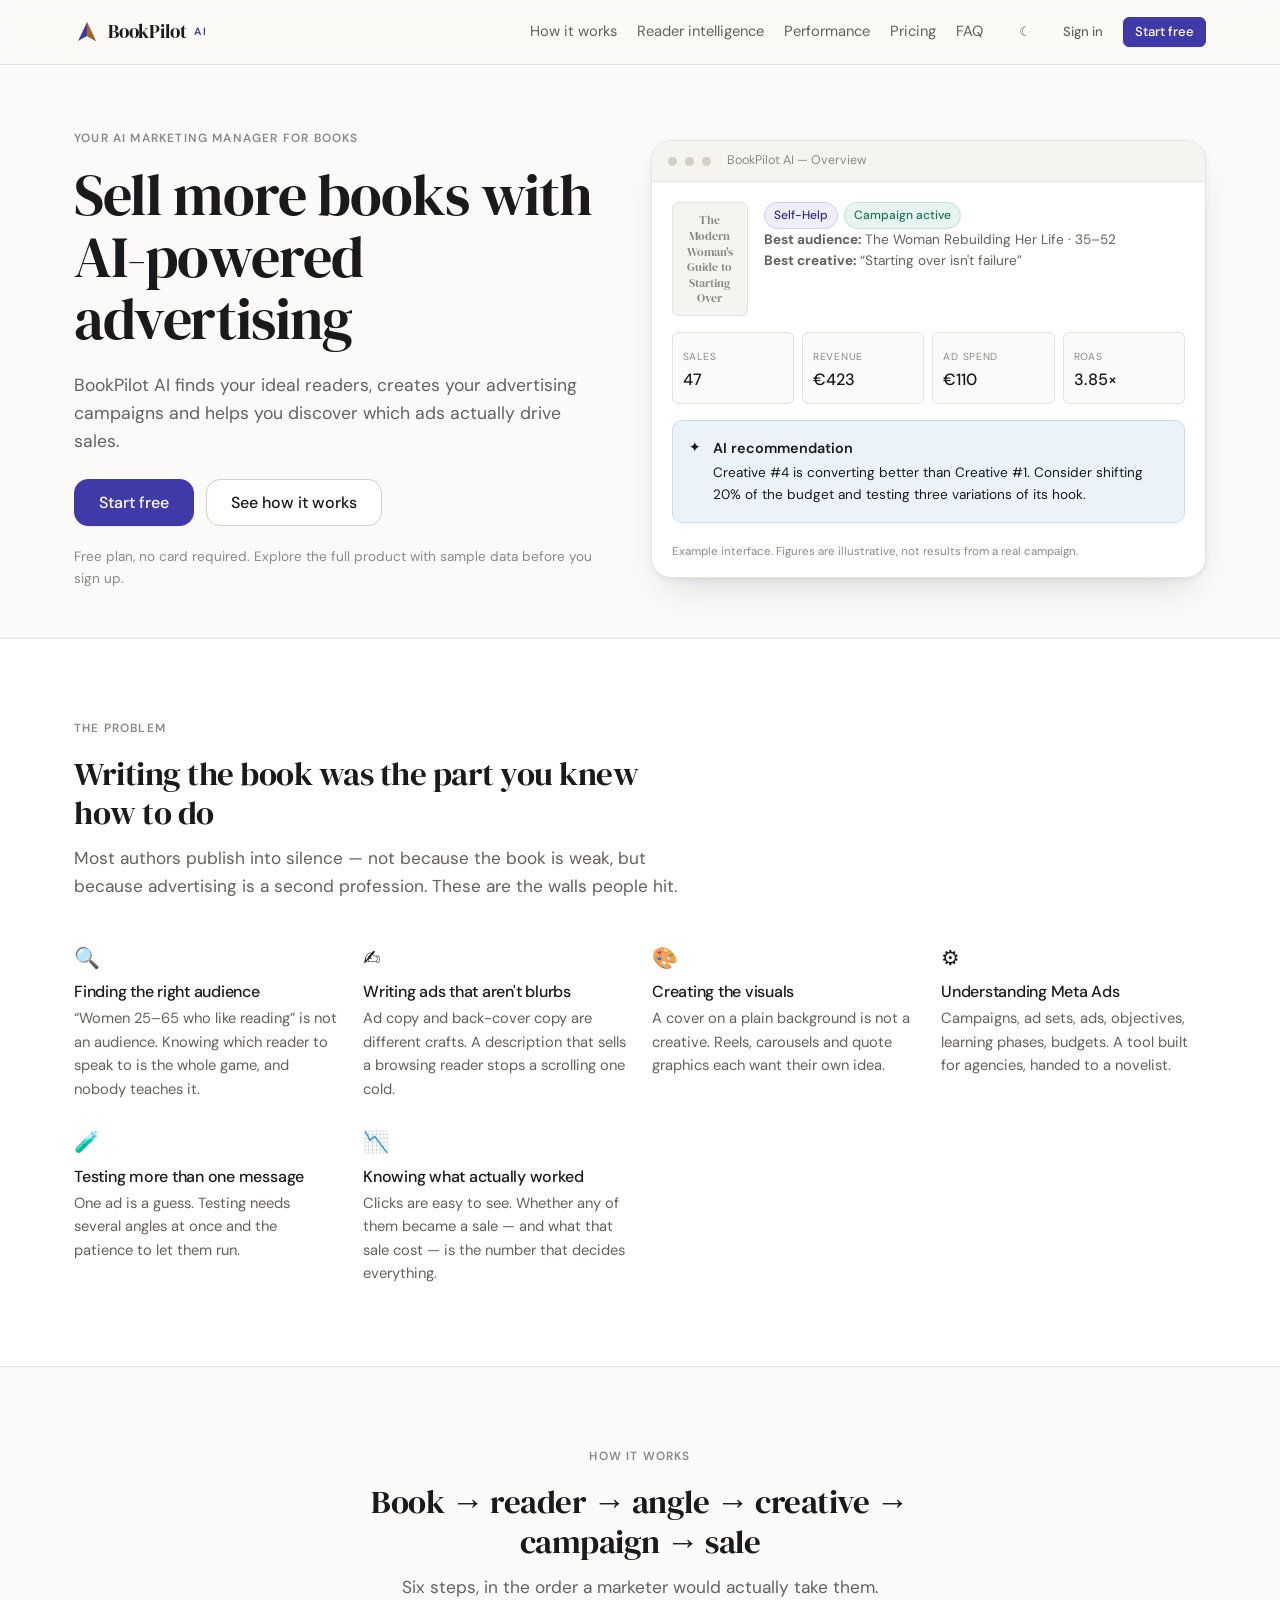
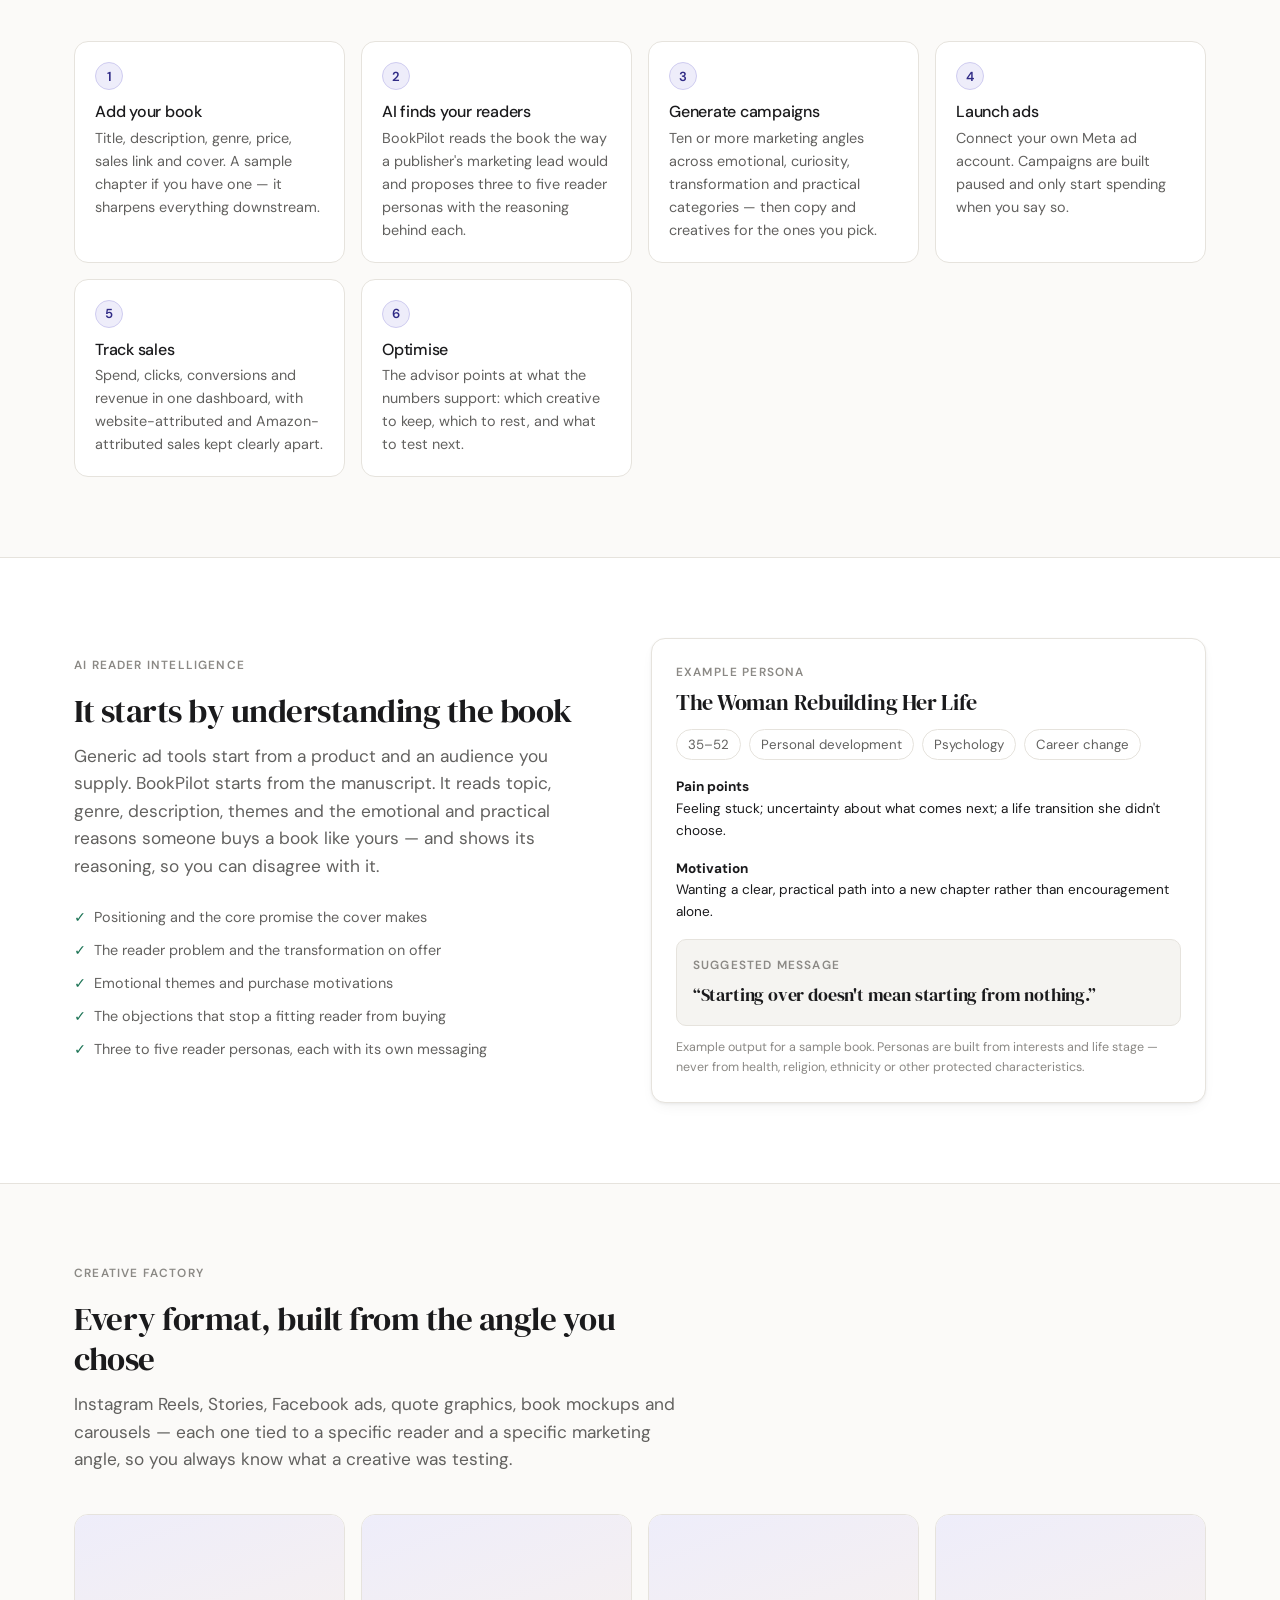
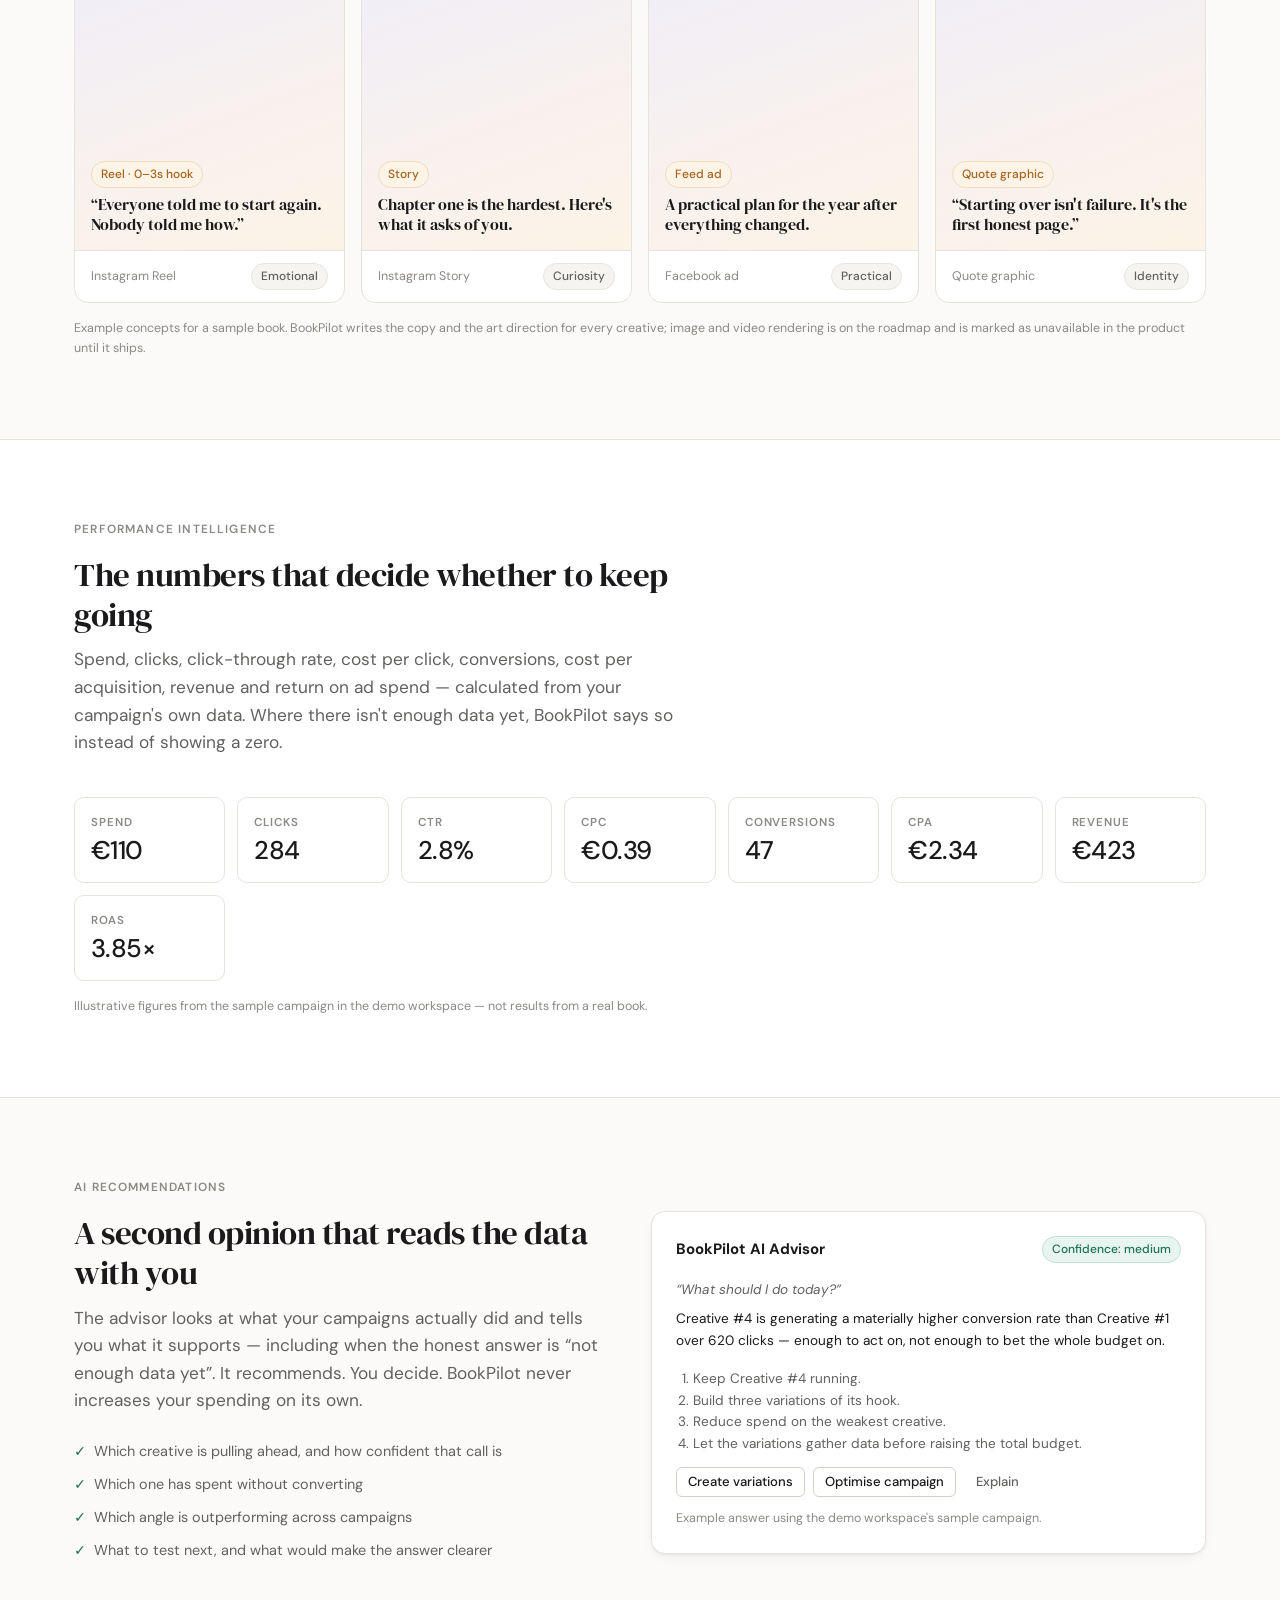
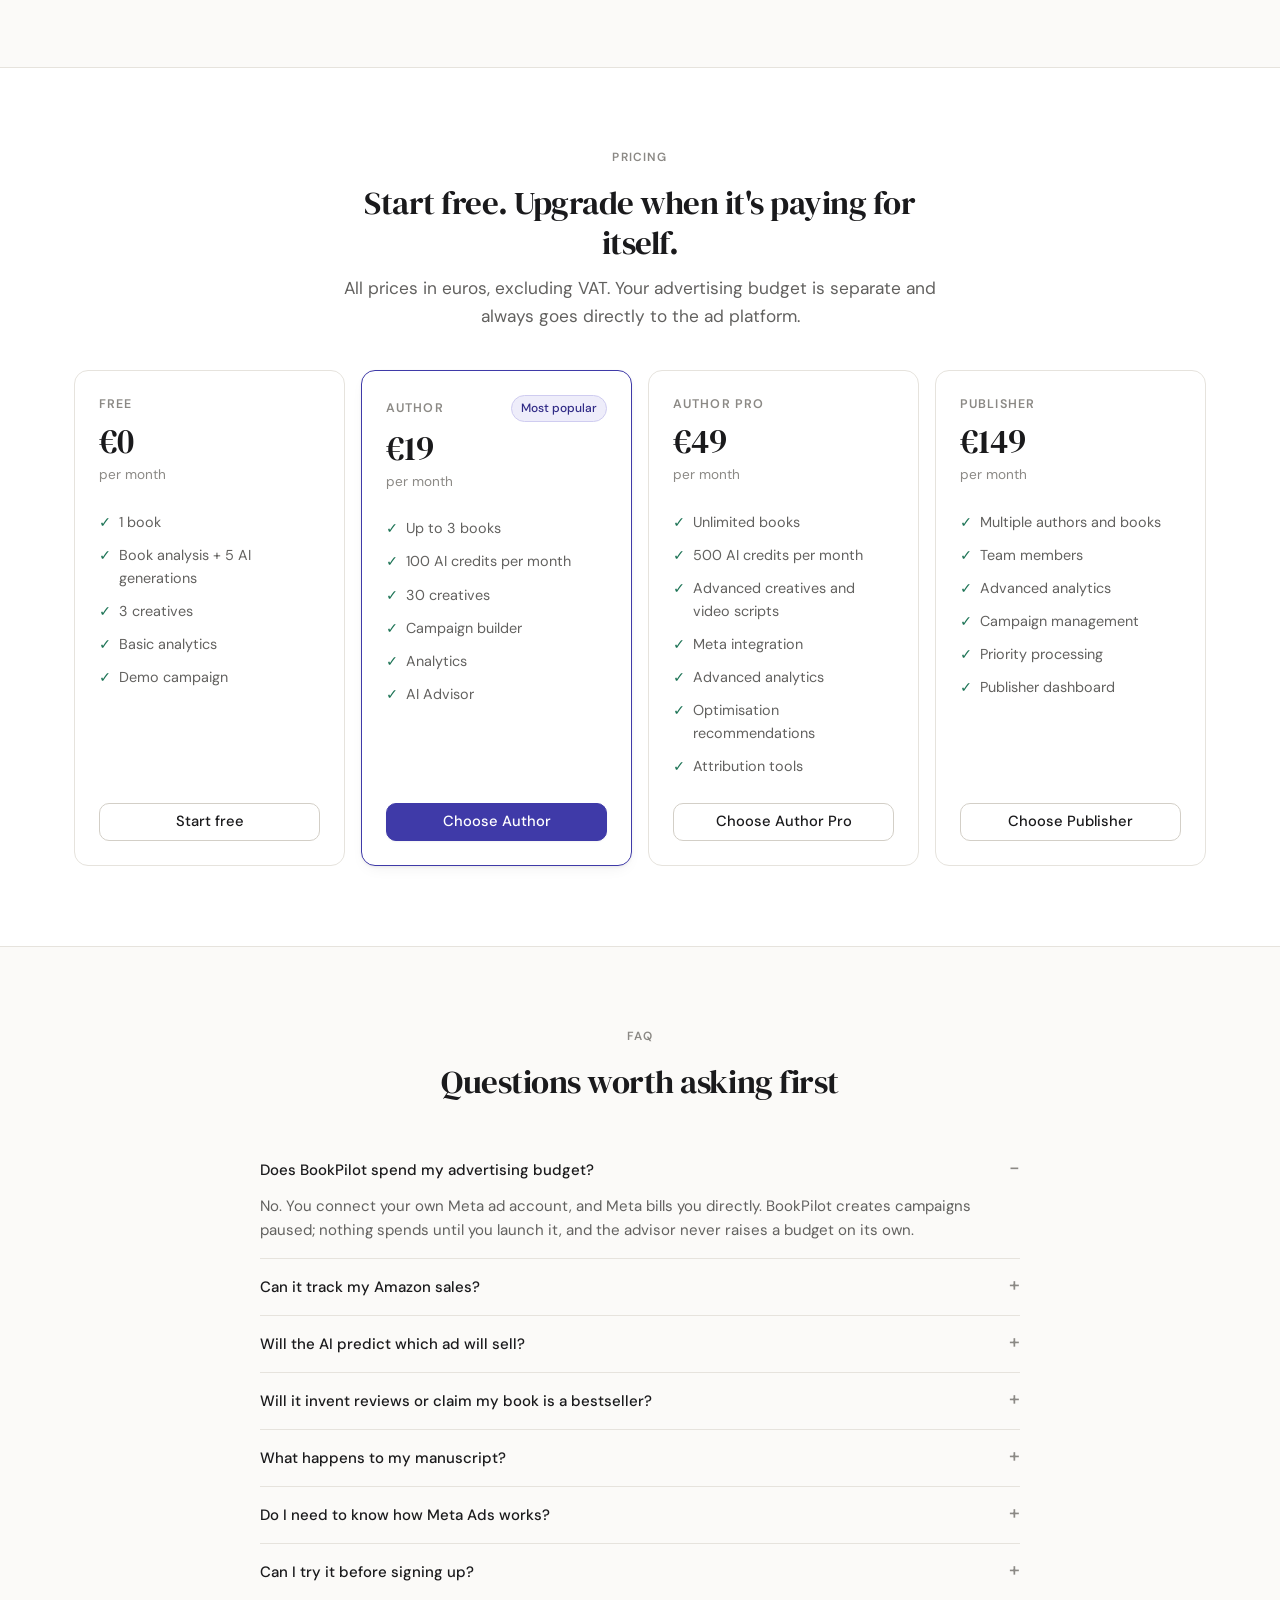
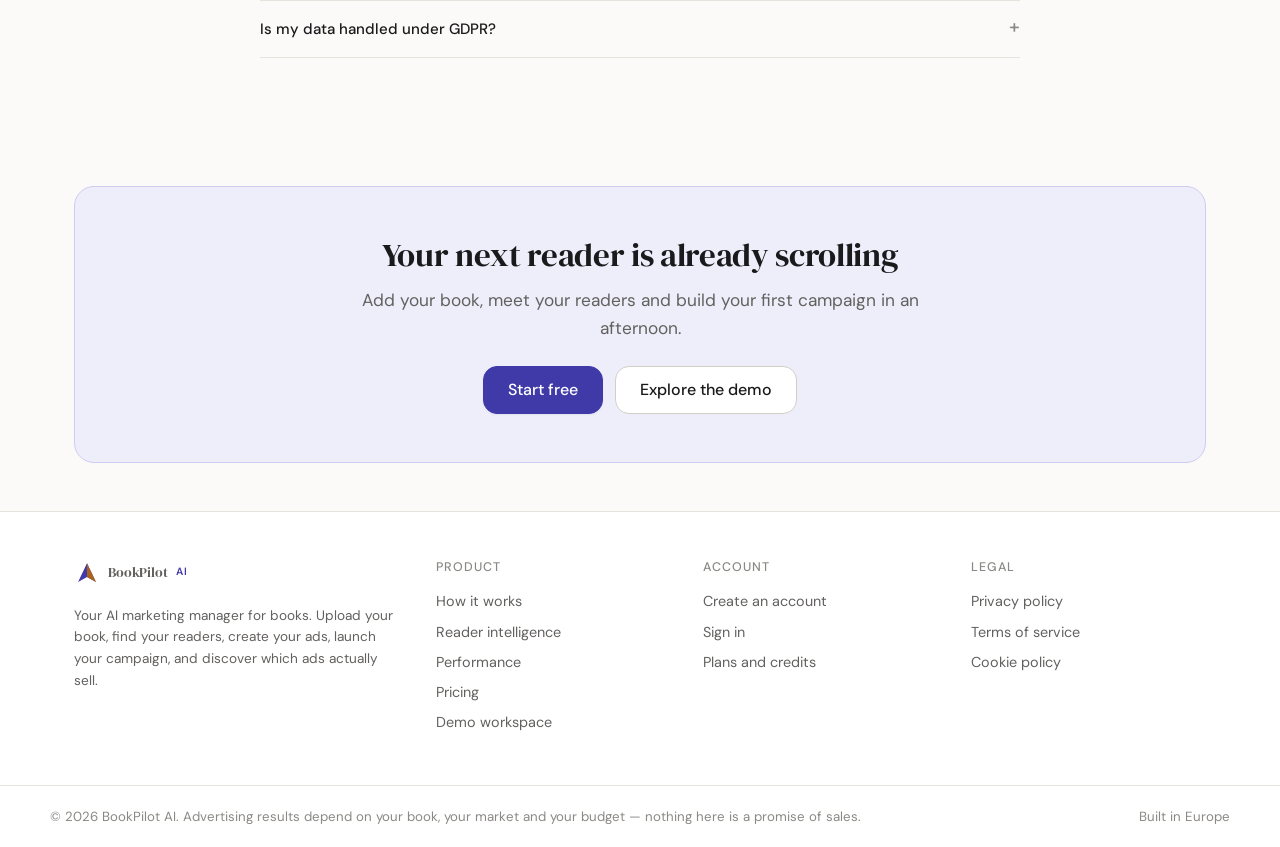
<file: index.html>
<!DOCTYPE html>
<html lang="en">
<head>
<meta charset="UTF-8">
<meta name="viewport" content="width=device-width, initial-scale=1">
<title>BookPilot AI — Your AI Marketing Manager for Books</title>
<meta name="description" content="BookPilot AI helps authors find their ideal readers, build advertising campaigns and see which ads actually drive sales. Book analysis, reader personas, marketing angles, creatives and campaign analytics in one place.">
<meta property="og:type" content="website">
<meta property="og:title" content="BookPilot AI — Your AI Marketing Manager for Books">
<meta property="og:description" content="Upload your book. Find your readers. Create your ads. Launch your campaign. Discover which ads actually sell.">
<meta property="og:site_name" content="BookPilot AI">
<meta property="og:url" content="https://bookpilot.org/">
<meta property="og:image" content="https://bookpilot.org/assets/brand/og.png">
<meta property="og:image:width" content="1200">
<meta property="og:image:height" content="630">
<meta property="og:image:alt" content="BookPilot AI — sell more books with AI-powered advertising">
<meta name="twitter:card" content="summary_large_image">
<meta name="twitter:image" content="https://bookpilot.org/assets/brand/og.png">
<link rel="canonical" href="https://bookpilot.org/">
<link rel="icon" href="/favicon.ico" sizes="16x16 32x32 48x48">
<link rel="icon" href="/favicon.svg" type="image/svg+xml">
<link rel="apple-touch-icon" href="/apple-touch-icon.png">

<!-- Self-hosted type: no request leaves the visitor's browser for a font. -->
<link rel="stylesheet" href="/fonts/fonts.css">
<link rel="stylesheet" href="/assets/css/design-system.css">
<link rel="stylesheet" href="/assets/css/landing.css">

<script>
  /* Applied before first paint so a dark-mode visitor never sees a
     white flash. Duplicates theme.js deliberately — a module import
     would run too late. */
  try {
    var t = localStorage.getItem('bookpilot.theme');
    if (t === 'light' || t === 'dark') document.documentElement.setAttribute('data-theme', t);
  } catch (e) {}
</script>
</head>
<body>

<a class="bp-skip-link" href="#main">Skip to content</a>

<header class="bp-nav">
  <div class="bp-nav__inner">
    <a class="bp-logo" href="/">
      <span class="bp-logo__mark" aria-hidden="true"></span>
      BookPilot <span class="bp-logo__ai">AI</span>
    </a>
    <nav class="bp-nav__links" aria-label="Sections">
      <a class="bp-nav__link" href="#how">How it works</a>
      <a class="bp-nav__link" href="#intelligence">Reader intelligence</a>
      <a class="bp-nav__link" href="#performance">Performance</a>
      <a class="bp-nav__link" href="#pricing">Pricing</a>
      <a class="bp-nav__link" href="#faq">FAQ</a>
    </nav>
    <div class="bp-nav__actions">
      <button type="button" class="bp-btn bp-btn--ghost bp-btn--sm" id="theme-toggle" aria-label="Switch theme">☾</button>
      <a class="bp-btn bp-btn--ghost bp-btn--sm" href="/app.html#/signin">Sign in</a>
      <a class="bp-btn bp-btn--primary bp-btn--sm" href="/app.html#/signup">Start free</a>
    </div>
  </div>
</header>

<main id="main">

<!-- =============================================================== -->
<!-- 1. Hero                                                          -->
<!-- =============================================================== -->
<section class="bp-section bp-hero">
  <div class="bp-hero__grid">
    <div>
      <p class="bp-eyebrow">Your AI marketing manager for books</p>
      <h1 class="bp-hero__title">Sell more books with AI-powered advertising</h1>
      <p class="bp-hero__sub">
        BookPilot AI finds your ideal readers, creates your advertising campaigns
        and helps you discover which ads actually drive sales.
      </p>
      <div class="bp-hero__ctas">
        <a class="bp-btn bp-btn--primary bp-btn--lg" href="/app.html#/signup">Start free</a>
        <a class="bp-btn bp-btn--secondary bp-btn--lg" href="/app.html?demo=1#/overview">See how it works</a>
      </div>
      <p class="bp-hero__note">
        Free plan, no card required. Explore the full product with sample data before you sign up.
      </p>
    </div>

    <!-- Illustration of the dashboard. Every number here is invented for
         the purpose of showing the layout, and the caption says so. -->
    <div class="bp-mock" role="img" aria-label="Illustration of the BookPilot AI dashboard showing a book, its reader profile, campaign performance and an AI recommendation.">
      <div class="bp-mock__bar">
        <span class="bp-mock__dot"></span><span class="bp-mock__dot"></span><span class="bp-mock__dot"></span>
        <span class="bp-mock__title">BookPilot AI — Overview</span>
      </div>
      <div class="bp-mock__body">
        <div class="bp-mock__top">
          <div class="bp-cover bp-cover--placeholder">The Modern Woman's Guide to Starting Over</div>
          <div class="bp-stack-sm">
            <div class="bp-row bp-row--wrap" style="gap:6px">
              <span class="bp-badge bp-badge--primary">Self-Help</span>
              <span class="bp-badge bp-badge--success">Campaign active</span>
            </div>
            <p class="bp-small bp-muted" style="margin:0">
              <strong>Best audience:</strong> The Woman Rebuilding Her Life · 35–52
            </p>
            <p class="bp-small bp-muted" style="margin:0">
              <strong>Best creative:</strong> “Starting over isn't failure”
            </p>
          </div>
        </div>

        <div class="bp-mock__stats">
          <div class="bp-mock__stat"><span>Sales</span><b>47</b></div>
          <div class="bp-mock__stat"><span>Revenue</span><b>€423</b></div>
          <div class="bp-mock__stat"><span>Ad spend</span><b>€110</b></div>
          <div class="bp-mock__stat"><span>ROAS</span><b>3.85×</b></div>
        </div>

        <div class="bp-alert bp-alert--info">
          <span class="bp-alert__icon">✦</span>
          <div>
            <div class="bp-alert__title">AI recommendation</div>
            <div class="bp-small">Creative #4 is converting better than Creative #1. Consider shifting 20% of the budget and testing three variations of its hook.</div>
          </div>
        </div>
      </div>
      <p class="bp-mock__caption">Example interface. Figures are illustrative, not results from a real campaign.</p>
    </div>
  </div>
</section>

<!-- =============================================================== -->
<!-- 2. Problem                                                       -->
<!-- =============================================================== -->
<section class="bp-band">
  <div class="bp-section">
    <div class="bp-section__head">
      <p class="bp-eyebrow">The problem</p>
      <h2 class="bp-section__title">Writing the book was the part you knew how to do</h2>
      <p class="bp-lead">
        Most authors publish into silence — not because the book is weak, but because
        advertising is a second profession. These are the walls people hit.
      </p>
    </div>
    <div class="bp-features">
      <div class="bp-feature">
        <div class="bp-feature__icon">🔍</div>
        <h3>Finding the right audience</h3>
        <p>“Women 25–65 who like reading” is not an audience. Knowing which reader to speak to is the whole game, and nobody teaches it.</p>
      </div>
      <div class="bp-feature">
        <div class="bp-feature__icon">✍</div>
        <h3>Writing ads that aren't blurbs</h3>
        <p>Ad copy and back-cover copy are different crafts. A description that sells a browsing reader stops a scrolling one cold.</p>
      </div>
      <div class="bp-feature">
        <div class="bp-feature__icon">🎨</div>
        <h3>Creating the visuals</h3>
        <p>A cover on a plain background is not a creative. Reels, carousels and quote graphics each want their own idea.</p>
      </div>
      <div class="bp-feature">
        <div class="bp-feature__icon">⚙</div>
        <h3>Understanding Meta Ads</h3>
        <p>Campaigns, ad sets, ads, objectives, learning phases, budgets. A tool built for agencies, handed to a novelist.</p>
      </div>
      <div class="bp-feature">
        <div class="bp-feature__icon">🧪</div>
        <h3>Testing more than one message</h3>
        <p>One ad is a guess. Testing needs several angles at once and the patience to let them run.</p>
      </div>
      <div class="bp-feature">
        <div class="bp-feature__icon">📉</div>
        <h3>Knowing what actually worked</h3>
        <p>Clicks are easy to see. Whether any of them became a sale — and what that sale cost — is the number that decides everything.</p>
      </div>
    </div>
  </div>
</section>

<!-- =============================================================== -->
<!-- 3. How it works                                                  -->
<!-- =============================================================== -->
<section class="bp-section" id="how">
  <div class="bp-section__head bp-section__head--center">
    <p class="bp-eyebrow">How it works</p>
    <h2 class="bp-section__title">Book → reader → angle → creative → campaign → sale</h2>
    <p class="bp-lead">Six steps, in the order a marketer would actually take them.</p>
  </div>
  <div class="bp-steps">
    <article class="bp-step">
      <div class="bp-step__n">1</div>
      <h3>Add your book</h3>
      <p>Title, description, genre, price, sales link and cover. A sample chapter if you have one — it sharpens everything downstream.</p>
    </article>
    <article class="bp-step">
      <div class="bp-step__n">2</div>
      <h3>AI finds your readers</h3>
      <p>BookPilot reads the book the way a publisher's marketing lead would and proposes three to five reader personas with the reasoning behind each.</p>
    </article>
    <article class="bp-step">
      <div class="bp-step__n">3</div>
      <h3>Generate campaigns</h3>
      <p>Ten or more marketing angles across emotional, curiosity, transformation and practical categories — then copy and creatives for the ones you pick.</p>
    </article>
    <article class="bp-step">
      <div class="bp-step__n">4</div>
      <h3>Launch ads</h3>
      <p>Connect your own Meta ad account. Campaigns are built paused and only start spending when you say so.</p>
    </article>
    <article class="bp-step">
      <div class="bp-step__n">5</div>
      <h3>Track sales</h3>
      <p>Spend, clicks, conversions and revenue in one dashboard, with website-attributed and Amazon-attributed sales kept clearly apart.</p>
    </article>
    <article class="bp-step">
      <div class="bp-step__n">6</div>
      <h3>Optimise</h3>
      <p>The advisor points at what the numbers support: which creative to keep, which to rest, and what to test next.</p>
    </article>
  </div>
</section>

<!-- =============================================================== -->
<!-- 4. AI reader intelligence                                        -->
<!-- =============================================================== -->
<section class="bp-band" id="intelligence">
  <div class="bp-section">
    <div class="bp-hero__grid">
      <div>
        <p class="bp-eyebrow">AI reader intelligence</p>
        <h2 class="bp-section__title">It starts by understanding the book</h2>
        <p class="bp-lead">
          Generic ad tools start from a product and an audience you supply. BookPilot starts
          from the manuscript. It reads topic, genre, description, themes and the emotional
          and practical reasons someone buys a book like yours — and shows its reasoning, so
          you can disagree with it.
        </p>
        <ul class="bp-plan__features" style="margin-top:var(--bp-5)">
          <li>Positioning and the core promise the cover makes</li>
          <li>The reader problem and the transformation on offer</li>
          <li>Emotional themes and purchase motivations</li>
          <li>The objections that stop a fitting reader from buying</li>
          <li>Three to five reader personas, each with its own messaging</li>
        </ul>
      </div>
      <div class="bp-card bp-card--raised">
        <div class="bp-eyebrow">Example persona</div>
        <h3 class="bp-display" style="font-size:1.4rem;margin:var(--bp-2) 0 var(--bp-3)">The Woman Rebuilding Her Life</h3>
        <div class="bp-chips" style="margin-bottom:var(--bp-4)">
          <span class="bp-chip">35–52</span>
          <span class="bp-chip">Personal development</span>
          <span class="bp-chip">Psychology</span>
          <span class="bp-chip">Career change</span>
        </div>
        <p class="bp-small"><strong>Pain points</strong><br>Feeling stuck; uncertainty about what comes next; a life transition she didn't choose.</p>
        <p class="bp-small"><strong>Motivation</strong><br>Wanting a clear, practical path into a new chapter rather than encouragement alone.</p>
        <div class="bp-panel" style="margin-top:var(--bp-4)">
          <div class="bp-eyebrow">Suggested message</div>
          <p class="bp-display" style="font-size:1.12rem;margin:6px 0 0">“Starting over doesn't mean starting from nothing.”</p>
        </div>
        <p class="bp-tiny bp-subtle" style="margin-top:var(--bp-3)">
          Example output for a sample book. Personas are built from interests and life stage —
          never from health, religion, ethnicity or other protected characteristics.
        </p>
      </div>
    </div>
  </div>
</section>

<!-- =============================================================== -->
<!-- 5. Creative factory                                              -->
<!-- =============================================================== -->
<section class="bp-section">
  <div class="bp-section__head">
    <p class="bp-eyebrow">Creative factory</p>
    <h2 class="bp-section__title">Every format, built from the angle you chose</h2>
    <p class="bp-lead">
      Instagram Reels, Stories, Facebook ads, quote graphics, book mockups and carousels —
      each one tied to a specific reader and a specific marketing angle, so you always know
      what a creative was testing.
    </p>
  </div>
  <div class="bp-samples">
    <article class="bp-sample">
      <div class="bp-sample__frame">
        <span class="bp-badge bp-badge--accent" style="align-self:flex-start">Reel · 0–3s hook</span>
        <p class="bp-sample__hook">“Everyone told me to start again. Nobody told me how.”</p>
      </div>
      <div class="bp-sample__meta"><span class="bp-tiny bp-subtle">Instagram Reel</span><span class="bp-badge">Emotional</span></div>
    </article>
    <article class="bp-sample">
      <div class="bp-sample__frame">
        <span class="bp-badge bp-badge--accent" style="align-self:flex-start">Story</span>
        <p class="bp-sample__hook">Chapter one is the hardest. Here's what it asks of you.</p>
      </div>
      <div class="bp-sample__meta"><span class="bp-tiny bp-subtle">Instagram Story</span><span class="bp-badge">Curiosity</span></div>
    </article>
    <article class="bp-sample">
      <div class="bp-sample__frame">
        <span class="bp-badge bp-badge--accent" style="align-self:flex-start">Feed ad</span>
        <p class="bp-sample__hook">A practical plan for the year after everything changed.</p>
      </div>
      <div class="bp-sample__meta"><span class="bp-tiny bp-subtle">Facebook ad</span><span class="bp-badge">Practical</span></div>
    </article>
    <article class="bp-sample">
      <div class="bp-sample__frame">
        <span class="bp-badge bp-badge--accent" style="align-self:flex-start">Quote graphic</span>
        <p class="bp-sample__hook">“Starting over isn't failure. It's the first honest page.”</p>
      </div>
      <div class="bp-sample__meta"><span class="bp-tiny bp-subtle">Quote graphic</span><span class="bp-badge">Identity</span></div>
    </article>
  </div>
  <p class="bp-tiny bp-subtle" style="margin-top:var(--bp-4)">
    Example concepts for a sample book. BookPilot writes the copy and the art direction for
    every creative; image and video rendering is on the roadmap and is marked as unavailable
    in the product until it ships.
  </p>
</section>

<!-- =============================================================== -->
<!-- 6. Performance intelligence                                      -->
<!-- =============================================================== -->
<section class="bp-band" id="performance">
  <div class="bp-section">
    <div class="bp-section__head">
      <p class="bp-eyebrow">Performance intelligence</p>
      <h2 class="bp-section__title">The numbers that decide whether to keep going</h2>
      <p class="bp-lead">
        Spend, clicks, click-through rate, cost per click, conversions, cost per acquisition,
        revenue and return on ad spend — calculated from your campaign's own data. Where
        there isn't enough data yet, BookPilot says so instead of showing a zero.
      </p>
    </div>
    <div class="bp-stat-grid">
      <div class="bp-stat"><div class="bp-stat__label">Spend</div><div class="bp-stat__value">€110</div></div>
      <div class="bp-stat"><div class="bp-stat__label">Clicks</div><div class="bp-stat__value">284</div></div>
      <div class="bp-stat"><div class="bp-stat__label">CTR</div><div class="bp-stat__value">2.8%</div></div>
      <div class="bp-stat"><div class="bp-stat__label">CPC</div><div class="bp-stat__value">€0.39</div></div>
      <div class="bp-stat"><div class="bp-stat__label">Conversions</div><div class="bp-stat__value">47</div></div>
      <div class="bp-stat"><div class="bp-stat__label">CPA</div><div class="bp-stat__value">€2.34</div></div>
      <div class="bp-stat"><div class="bp-stat__label">Revenue</div><div class="bp-stat__value">€423</div></div>
      <div class="bp-stat"><div class="bp-stat__label">ROAS</div><div class="bp-stat__value">3.85×</div></div>
    </div>
    <p class="bp-tiny bp-subtle" style="margin-top:var(--bp-4)">
      Illustrative figures from the sample campaign in the demo workspace — not results from a real book.
    </p>
  </div>
</section>

<!-- =============================================================== -->
<!-- 7. AI recommendations                                            -->
<!-- =============================================================== -->
<section class="bp-section">
  <div class="bp-hero__grid">
    <div>
      <p class="bp-eyebrow">AI recommendations</p>
      <h2 class="bp-section__title">A second opinion that reads the data with you</h2>
      <p class="bp-lead">
        The advisor looks at what your campaigns actually did and tells you what it supports —
        including when the honest answer is “not enough data yet”. It recommends. You decide.
        BookPilot never increases your spending on its own.
      </p>
      <ul class="bp-plan__features" style="margin-top:var(--bp-5)">
        <li>Which creative is pulling ahead, and how confident that call is</li>
        <li>Which one has spent without converting</li>
        <li>Which angle is outperforming across campaigns</li>
        <li>What to test next, and what would make the answer clearer</li>
      </ul>
    </div>
    <div class="bp-card bp-card--raised">
      <div class="bp-row bp-row--between" style="margin-bottom:var(--bp-4)">
        <strong>BookPilot AI Advisor</strong>
        <span class="bp-badge bp-badge--success">Confidence: medium</span>
      </div>
      <p class="bp-small bp-muted" style="margin-bottom:var(--bp-2)"><em>“What should I do today?”</em></p>
      <p class="bp-small">
        Creative #4 is generating a materially higher conversion rate than Creative #1 over
        620 clicks — enough to act on, not enough to bet the whole budget on.
      </p>
      <ol class="bp-small bp-muted" style="padding-left:1.1rem;margin:var(--bp-3) 0">
        <li>Keep Creative #4 running.</li>
        <li>Build three variations of its hook.</li>
        <li>Reduce spend on the weakest creative.</li>
        <li>Let the variations gather data before raising the total budget.</li>
      </ol>
      <div class="bp-row" style="gap:var(--bp-2);flex-wrap:wrap">
        <span class="bp-btn bp-btn--secondary bp-btn--sm" aria-hidden="true">Create variations</span>
        <span class="bp-btn bp-btn--secondary bp-btn--sm" aria-hidden="true">Optimise campaign</span>
        <span class="bp-btn bp-btn--ghost bp-btn--sm" aria-hidden="true">Explain</span>
      </div>
      <p class="bp-tiny bp-subtle" style="margin-top:var(--bp-3)">Example answer using the demo workspace's sample campaign.</p>
    </div>
  </div>
</section>

<!-- =============================================================== -->
<!-- 8. Pricing                                                       -->
<!-- =============================================================== -->
<section class="bp-band" id="pricing">
  <div class="bp-section">
    <div class="bp-section__head bp-section__head--center">
      <p class="bp-eyebrow">Pricing</p>
      <h2 class="bp-section__title">Start free. Upgrade when it's paying for itself.</h2>
      <p class="bp-lead">All prices in euros, excluding VAT. Your advertising budget is separate and always goes directly to the ad platform.</p>
    </div>
    <div class="bp-pricing">
      <article class="bp-plan">
        <div class="bp-plan__name">Free</div>
        <div class="bp-plan__price">€0</div>
        <div class="bp-plan__period">per month</div>
        <ul class="bp-plan__features">
          <li>1 book</li>
          <li>Book analysis + 5 AI generations</li>
          <li>3 creatives</li>
          <li>Basic analytics</li>
          <li>Demo campaign</li>
        </ul>
        <a class="bp-btn bp-btn--secondary bp-btn--block" href="/app.html#/signup">Start free</a>
      </article>

      <article class="bp-plan bp-plan--featured">
        <div class="bp-row bp-row--between">
          <div class="bp-plan__name">Author</div>
          <span class="bp-badge bp-badge--primary">Most popular</span>
        </div>
        <div class="bp-plan__price">€19</div>
        <div class="bp-plan__period">per month</div>
        <ul class="bp-plan__features">
          <li>Up to 3 books</li>
          <li>100 AI credits per month</li>
          <li>30 creatives</li>
          <li>Campaign builder</li>
          <li>Analytics</li>
          <li>AI Advisor</li>
        </ul>
        <a class="bp-btn bp-btn--primary bp-btn--block" href="/app.html#/signup">Choose Author</a>
      </article>

      <article class="bp-plan">
        <div class="bp-plan__name">Author Pro</div>
        <div class="bp-plan__price">€49</div>
        <div class="bp-plan__period">per month</div>
        <ul class="bp-plan__features">
          <li>Unlimited books</li>
          <li>500 AI credits per month</li>
          <li>Advanced creatives and video scripts</li>
          <li>Meta integration</li>
          <li>Advanced analytics</li>
          <li>Optimisation recommendations</li>
          <li>Attribution tools</li>
        </ul>
        <a class="bp-btn bp-btn--secondary bp-btn--block" href="/app.html#/signup">Choose Author Pro</a>
      </article>

      <article class="bp-plan">
        <div class="bp-plan__name">Publisher</div>
        <div class="bp-plan__price">€149</div>
        <div class="bp-plan__period">per month</div>
        <ul class="bp-plan__features">
          <li>Multiple authors and books</li>
          <li>Team members</li>
          <li>Advanced analytics</li>
          <li>Campaign management</li>
          <li>Priority processing</li>
          <li>Publisher dashboard</li>
        </ul>
        <a class="bp-btn bp-btn--secondary bp-btn--block" href="/app.html#/signup">Choose Publisher</a>
      </article>
    </div>
  </div>
</section>

<!-- =============================================================== -->
<!-- 9. FAQ                                                           -->
<!-- =============================================================== -->
<section class="bp-section" id="faq">
  <div class="bp-section__head bp-section__head--center">
    <p class="bp-eyebrow">FAQ</p>
    <h2 class="bp-section__title">Questions worth asking first</h2>
  </div>
  <div class="bp-faq">
    <details open>
      <summary>Does BookPilot spend my advertising budget?</summary>
      <p>No. You connect your own Meta ad account, and Meta bills you directly. BookPilot creates campaigns paused; nothing spends until you launch it, and the advisor never raises a budget on its own.</p>
    </details>
    <details>
      <summary>Can it track my Amazon sales?</summary>
      <p>Not directly — nobody can. Amazon does not expose per-ad sales data to third-party tools. What BookPilot supports is Amazon Attribution: if you have an eligible Amazon Attribution account, its clicks, detail-page views, add-to-carts and purchases can be imported and reported alongside your ad spend. Amazon-attributed sales are always labelled separately from sales tracked on your own website.</p>
    </details>
    <details>
      <summary>Will the AI predict which ad will sell?</summary>
      <p>No, and be careful with any tool that says it can. Every generated creative gets a predicted-quality score — a judgement about hook, clarity and audience fit before it runs. What actually sells is decided by campaign data, which is why the analytics and the advisor exist.</p>
    </details>
    <details>
      <summary>Will it invent reviews or claim my book is a bestseller?</summary>
      <p>No. Every prompt is bound by rules that forbid inventing awards, bestseller status, review quotes, sales figures, endorsements or guaranteed outcomes. If you supply real review text, it can use that. If you don't, it writes copy that works without it.</p>
    </details>
    <details>
      <summary>What happens to my manuscript?</summary>
      <p>Sample text you upload is used to analyse your book and generate marketing material, and is stored in your account. It is never used to train a model, never shared with other users, and you can export or permanently delete everything from Settings at any time.</p>
    </details>
    <details>
      <summary>Do I need to know how Meta Ads works?</summary>
      <p>No. The campaign builder asks about your book, your reader and your budget, and translates that into the campaign, ad set and ad structure Meta expects. You can still open Ads Manager and change anything — it's your account.</p>
    </details>
    <details>
      <summary>Can I try it before signing up?</summary>
      <p>Yes. The demo workspace runs the whole product on a sample book, with every screen marked as demo data. No account, no card, nothing to cancel.</p>
    </details>
    <details>
      <summary>Is my data handled under GDPR?</summary>
      <p>The product is built for European users: data export, account deletion, consent records and privacy settings are in the app itself. See the <a href="/privacy.html">privacy policy</a> for the detail. It isn't legal advice, and it doesn't replace your own obligations as a controller of your readers' data.</p>
    </details>
  </div>
</section>

<!-- =============================================================== -->
<!-- 10. Final CTA                                                    -->
<!-- =============================================================== -->
<section class="bp-section bp-section--tight">
  <div class="bp-cta-band">
    <h2 class="bp-display" style="font-size:clamp(1.7rem,1.3rem+1.6vw,2.4rem);margin-bottom:var(--bp-3)">
      Your next reader is already scrolling
    </h2>
    <p class="bp-lead" style="max-width:52ch;margin:0 auto var(--bp-6)">
      Add your book, meet your readers and build your first campaign in an afternoon.
    </p>
    <div class="bp-row" style="justify-content:center;flex-wrap:wrap">
      <a class="bp-btn bp-btn--primary bp-btn--lg" href="/app.html#/signup">Start free</a>
      <a class="bp-btn bp-btn--secondary bp-btn--lg" href="/app.html?demo=1#/overview">Explore the demo</a>
    </div>
  </div>
</section>

</main>

<footer class="bp-footer">
  <div class="bp-footer__inner">
    <div>
      <a class="bp-logo" href="/">
        <span class="bp-logo__mark" aria-hidden="true"></span>
        BookPilot <span class="bp-logo__ai">AI</span>
      </a>
      <p class="bp-small bp-muted" style="margin-top:var(--bp-3);max-width:36ch">
        Your AI marketing manager for books. Upload your book, find your readers, create your
        ads, launch your campaign, and discover which ads actually sell.
      </p>
    </div>
    <div>
      <h4>Product</h4>
      <ul>
        <li><a href="#how">How it works</a></li>
        <li><a href="#intelligence">Reader intelligence</a></li>
        <li><a href="#performance">Performance</a></li>
        <li><a href="#pricing">Pricing</a></li>
        <li><a href="/app.html?demo=1#/overview">Demo workspace</a></li>
      </ul>
    </div>
    <div>
      <h4>Account</h4>
      <ul>
        <li><a href="/app.html#/signup">Create an account</a></li>
        <li><a href="/app.html#/signin">Sign in</a></li>
        <li><a href="/app.html#/billing">Plans and credits</a></li>
      </ul>
    </div>
    <div>
      <h4>Legal</h4>
      <ul>
        <li><a href="/privacy.html">Privacy policy</a></li>
        <li><a href="/terms.html">Terms of service</a></li>
        <li><a href="/cookies.html">Cookie policy</a></li>
      </ul>
    </div>
  </div>
  <div class="bp-footer__legal">
    <div class="bp-footer__legal-inner">
      <span>© <span id="year">2026</span> BookPilot AI. Advertising results depend on your book, your market and your budget — nothing here is a promise of sales.</span>
      <span>Built in Europe</span>
    </div>
  </div>
</footer>

<script type="module">
  import { mountThemeToggle } from '/js/core/theme.js';
  mountThemeToggle(document.getElementById('theme-toggle'));
  document.getElementById('year').textContent = String(new Date().getFullYear());
</script>
</body>
</html>
</file>
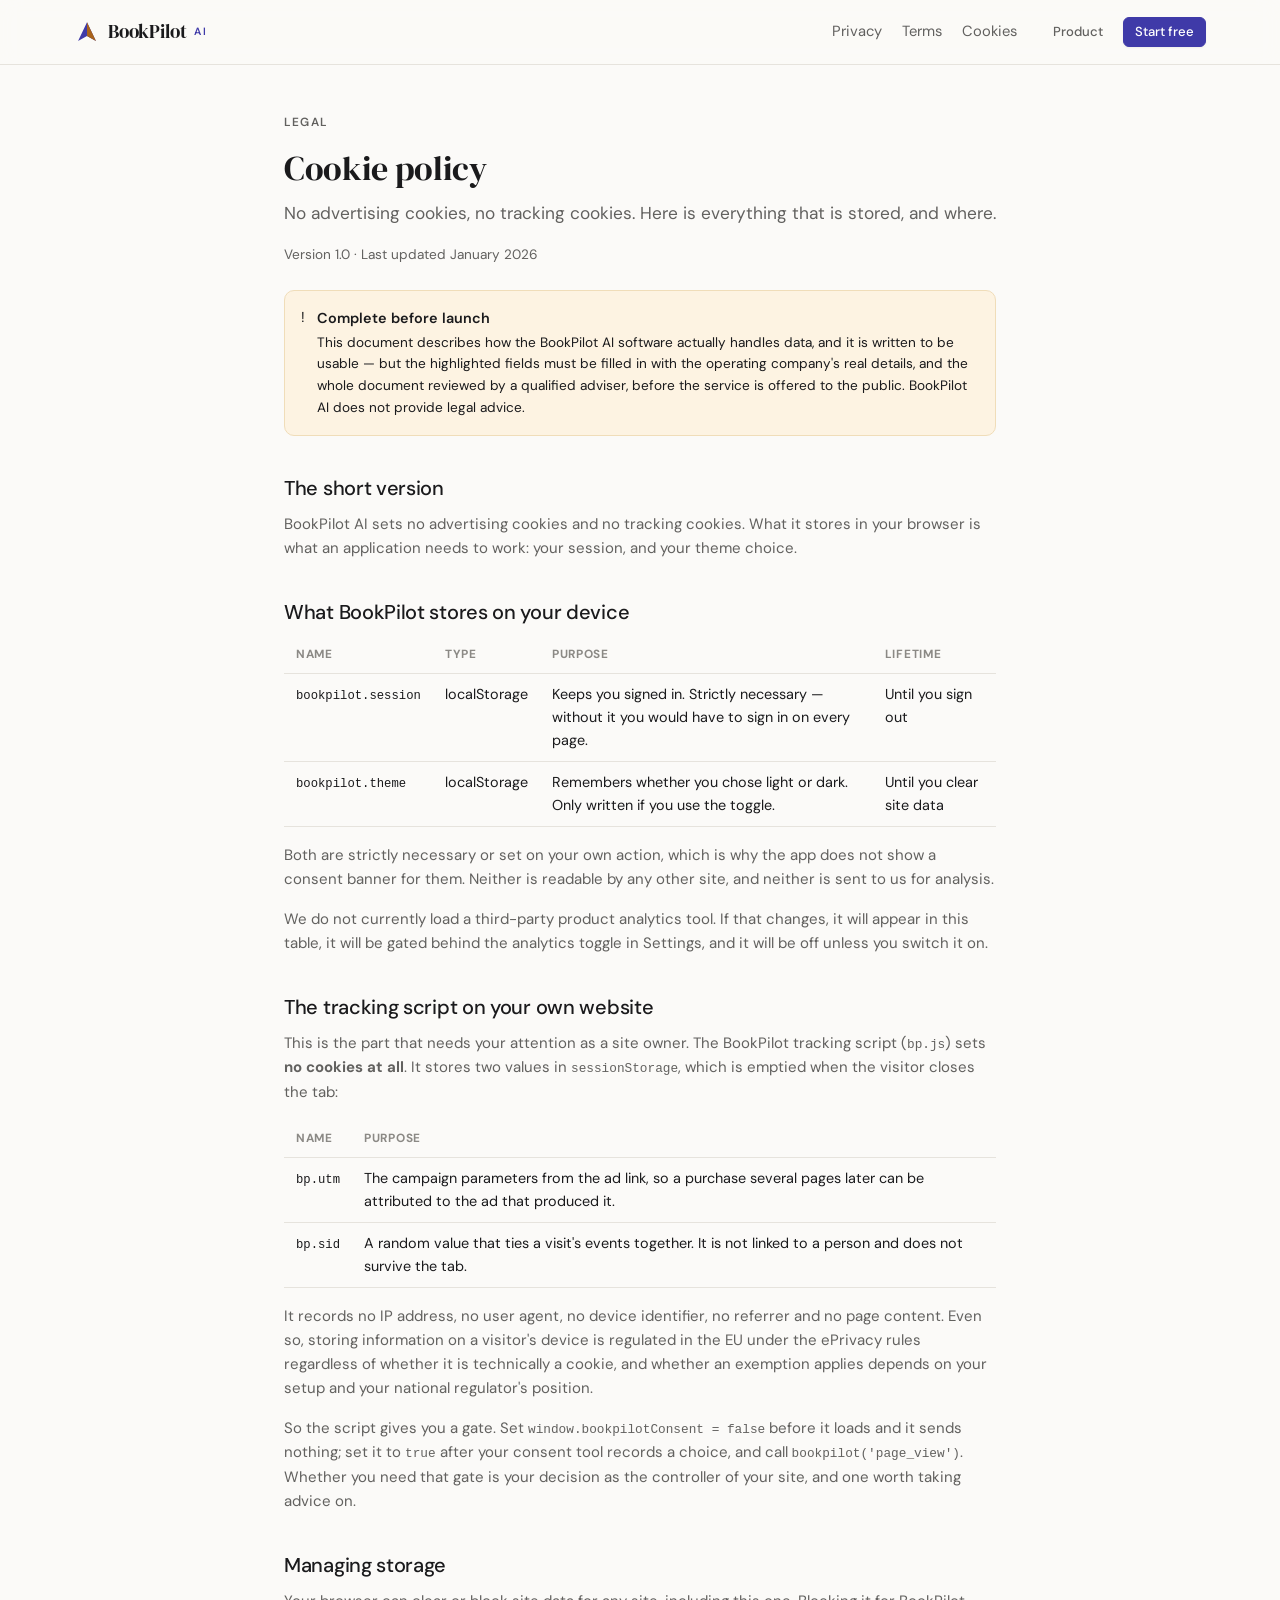
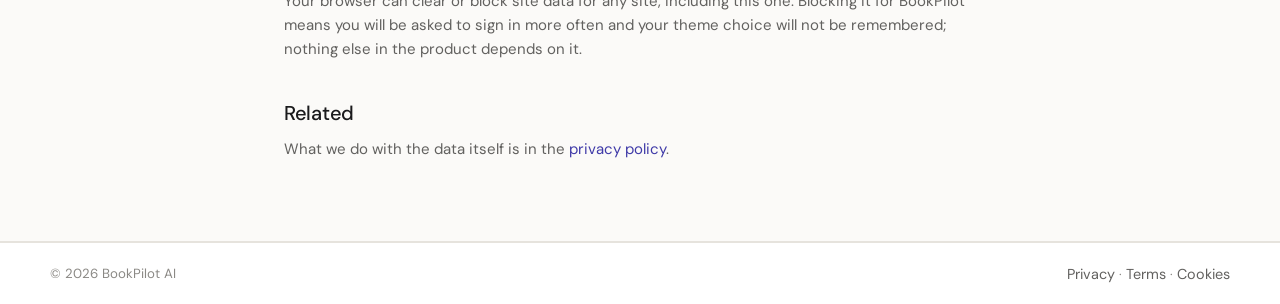
<file: cookies.html>
<!DOCTYPE html>
<html lang="en">
<head>
<meta charset="UTF-8">
<meta name="viewport" content="width=device-width, initial-scale=1">
<title>Cookie policy — BookPilot AI</title>
<meta name="description" content="What BookPilot AI stores in your browser, and what the tracking script stores in your readers'.">
<link rel="icon" href="/favicon.ico" sizes="16x16 32x32 48x48">
<link rel="icon" href="/favicon.svg" type="image/svg+xml">
<link rel="apple-touch-icon" href="/apple-touch-icon.png">
<link rel="stylesheet" href="/fonts/fonts.css">
<link rel="stylesheet" href="/assets/css/design-system.css">
<link rel="stylesheet" href="/assets/css/landing.css">
<script>
  try {
    var t = localStorage.getItem('bookpilot.theme');
    if (t === 'light' || t === 'dark') document.documentElement.setAttribute('data-theme', t);
  } catch (e) {}
</script>
<style>
  .bp-legal { max-width: 760px; margin: 0 auto; padding: var(--bp-12) var(--bp-6) var(--bp-20); }
  .bp-legal h2 { font-size: 1.25rem; margin: var(--bp-10) 0 var(--bp-3); }
  .bp-legal h3 { font-size: 1rem; margin: var(--bp-6) 0 var(--bp-2); }
  .bp-legal p, .bp-legal li { color: var(--bp-text-muted); }
  .bp-legal ul { padding-left: 1.15rem; margin: 0 0 var(--bp-4); }
  .bp-legal li { padding: 3px 0; }
  .bp-legal table { width: 100%; border-collapse: collapse; font-size: 0.9rem; margin-bottom: var(--bp-4); }
  .bp-legal th, .bp-legal td { text-align: left; padding: 9px 12px; border-bottom: 1px solid var(--bp-border); vertical-align: top; }
  .bp-legal th { font-size: 0.74rem; letter-spacing: 0.06em; text-transform: uppercase; color: var(--bp-text-subtle); }
  .bp-placeholder { background: var(--bp-warning-soft); border-bottom: 1px dashed var(--bp-warning); padding: 0 3px; color: var(--bp-warning); }
</style>
</head>
<body>
<a class="bp-skip-link" href="#main">Skip to content</a>
<header class="bp-nav">
  <div class="bp-nav__inner">
    <a class="bp-logo" href="/"><span class="bp-logo__mark" aria-hidden="true"></span> BookPilot <span class="bp-logo__ai">AI</span></a>
    <nav class="bp-nav__links" aria-label="Legal">
      <a class="bp-nav__link" href="/privacy.html">Privacy</a>
      <a class="bp-nav__link" href="/terms.html">Terms</a>
      <a class="bp-nav__link" href="/cookies.html">Cookies</a>
    </nav>
    <div class="bp-nav__actions">
      <a class="bp-btn bp-btn--ghost bp-btn--sm" href="/">Product</a>
      <a class="bp-btn bp-btn--primary bp-btn--sm" href="/app.html#/signup">Start free</a>
    </div>
  </div>
</header>
<main id="main" class="bp-legal">
  <p class="bp-eyebrow">Legal</p>
  <h1 class="bp-display" style="font-size:2.1rem;margin:var(--bp-2) 0 var(--bp-3)">Cookie policy</h1>
  <p class="bp-lead">No advertising cookies, no tracking cookies. Here is everything that is stored, and where.</p>
  <p class="bp-small bp-subtle">Version 1.0 · Last updated January 2026</p>

  <div class="bp-alert bp-alert--warning" style="margin:var(--bp-6) 0">
    <span class="bp-alert__icon">!</span>
    <div>
      <div class="bp-alert__title">Complete before launch</div>
      <div class="bp-small">
        This document describes how the BookPilot AI software actually handles data, and it is
        written to be usable — but the highlighted fields must be filled in with the operating
        company's real details, and the whole document reviewed by a qualified adviser, before the
        service is offered to the public. BookPilot AI does not provide legal advice.
      </div>
    </div>
  </div>


  <h2>The short version</h2>
  <p>
    BookPilot AI sets no advertising cookies and no tracking cookies. What it stores in your browser
    is what an application needs to work: your session, and your theme choice.
  </p>

  <h2>What BookPilot stores on your device</h2>
  <table>
    <thead><tr><th>Name</th><th>Type</th><th>Purpose</th><th>Lifetime</th></tr></thead>
    <tbody>
      <tr>
        <td><code class="bp-mono">bookpilot.session</code></td>
        <td>localStorage</td>
        <td>Keeps you signed in. Strictly necessary — without it you would have to sign in on every page.</td>
        <td>Until you sign out</td>
      </tr>
      <tr>
        <td><code class="bp-mono">bookpilot.theme</code></td>
        <td>localStorage</td>
        <td>Remembers whether you chose light or dark. Only written if you use the toggle.</td>
        <td>Until you clear site data</td>
      </tr>
    </tbody>
  </table>
  <p>
    Both are strictly necessary or set on your own action, which is why the app does not show a
    consent banner for them. Neither is readable by any other site, and neither is sent to us for
    analysis.
  </p>
  <p>
    We do not currently load a third-party product analytics tool. If that changes, it will appear in
    this table, it will be gated behind the analytics toggle in Settings, and it will be off unless
    you switch it on.
  </p>

  <h2>The tracking script on your own website</h2>
  <p>
    This is the part that needs your attention as a site owner. The BookPilot tracking script
    (<code class="bp-mono">bp.js</code>) sets <strong>no cookies at all</strong>. It stores two values
    in <code class="bp-mono">sessionStorage</code>, which is emptied when the visitor closes the tab:
  </p>
  <table>
    <thead><tr><th>Name</th><th>Purpose</th></tr></thead>
    <tbody>
      <tr><td><code class="bp-mono">bp.utm</code></td><td>The campaign parameters from the ad link, so a purchase several pages later can be attributed to the ad that produced it.</td></tr>
      <tr><td><code class="bp-mono">bp.sid</code></td><td>A random value that ties a visit's events together. It is not linked to a person and does not survive the tab.</td></tr>
    </tbody>
  </table>
  <p>
    It records no IP address, no user agent, no device identifier, no referrer and no page content.
    Even so, storing information on a visitor's device is regulated in the EU under the ePrivacy
    rules regardless of whether it is technically a cookie, and whether an exemption applies depends
    on your setup and your national regulator's position.
  </p>
  <p>
    So the script gives you a gate. Set <code class="bp-mono">window.bookpilotConsent = false</code>
    before it loads and it sends nothing; set it to <code class="bp-mono">true</code> after your
    consent tool records a choice, and call
    <code class="bp-mono">bookpilot('page_view')</code>. Whether you need that gate is your decision
    as the controller of your site, and one worth taking advice on.
  </p>

  <h2>Managing storage</h2>
  <p>
    Your browser can clear or block site data for any site, including this one. Blocking it for
    BookPilot means you will be asked to sign in more often and your theme choice will not be
    remembered; nothing else in the product depends on it.
  </p>

  <h2>Related</h2>
  <p>
    What we do with the data itself is in the <a href="/privacy.html">privacy policy</a>.
  </p>


</main>
<footer class="bp-footer">
  <div class="bp-footer__legal">
    <div class="bp-footer__legal-inner">
      <span>© <span id="year">2026</span> BookPilot AI</span>
      <span>
        <a href="/privacy.html">Privacy</a> ·
        <a href="/terms.html">Terms</a> ·
        <a href="/cookies.html">Cookies</a>
      </span>
    </div>
  </div>
</footer>
<script>document.getElementById('year').textContent = String(new Date().getFullYear());</script>
</body>
</html>
</file>
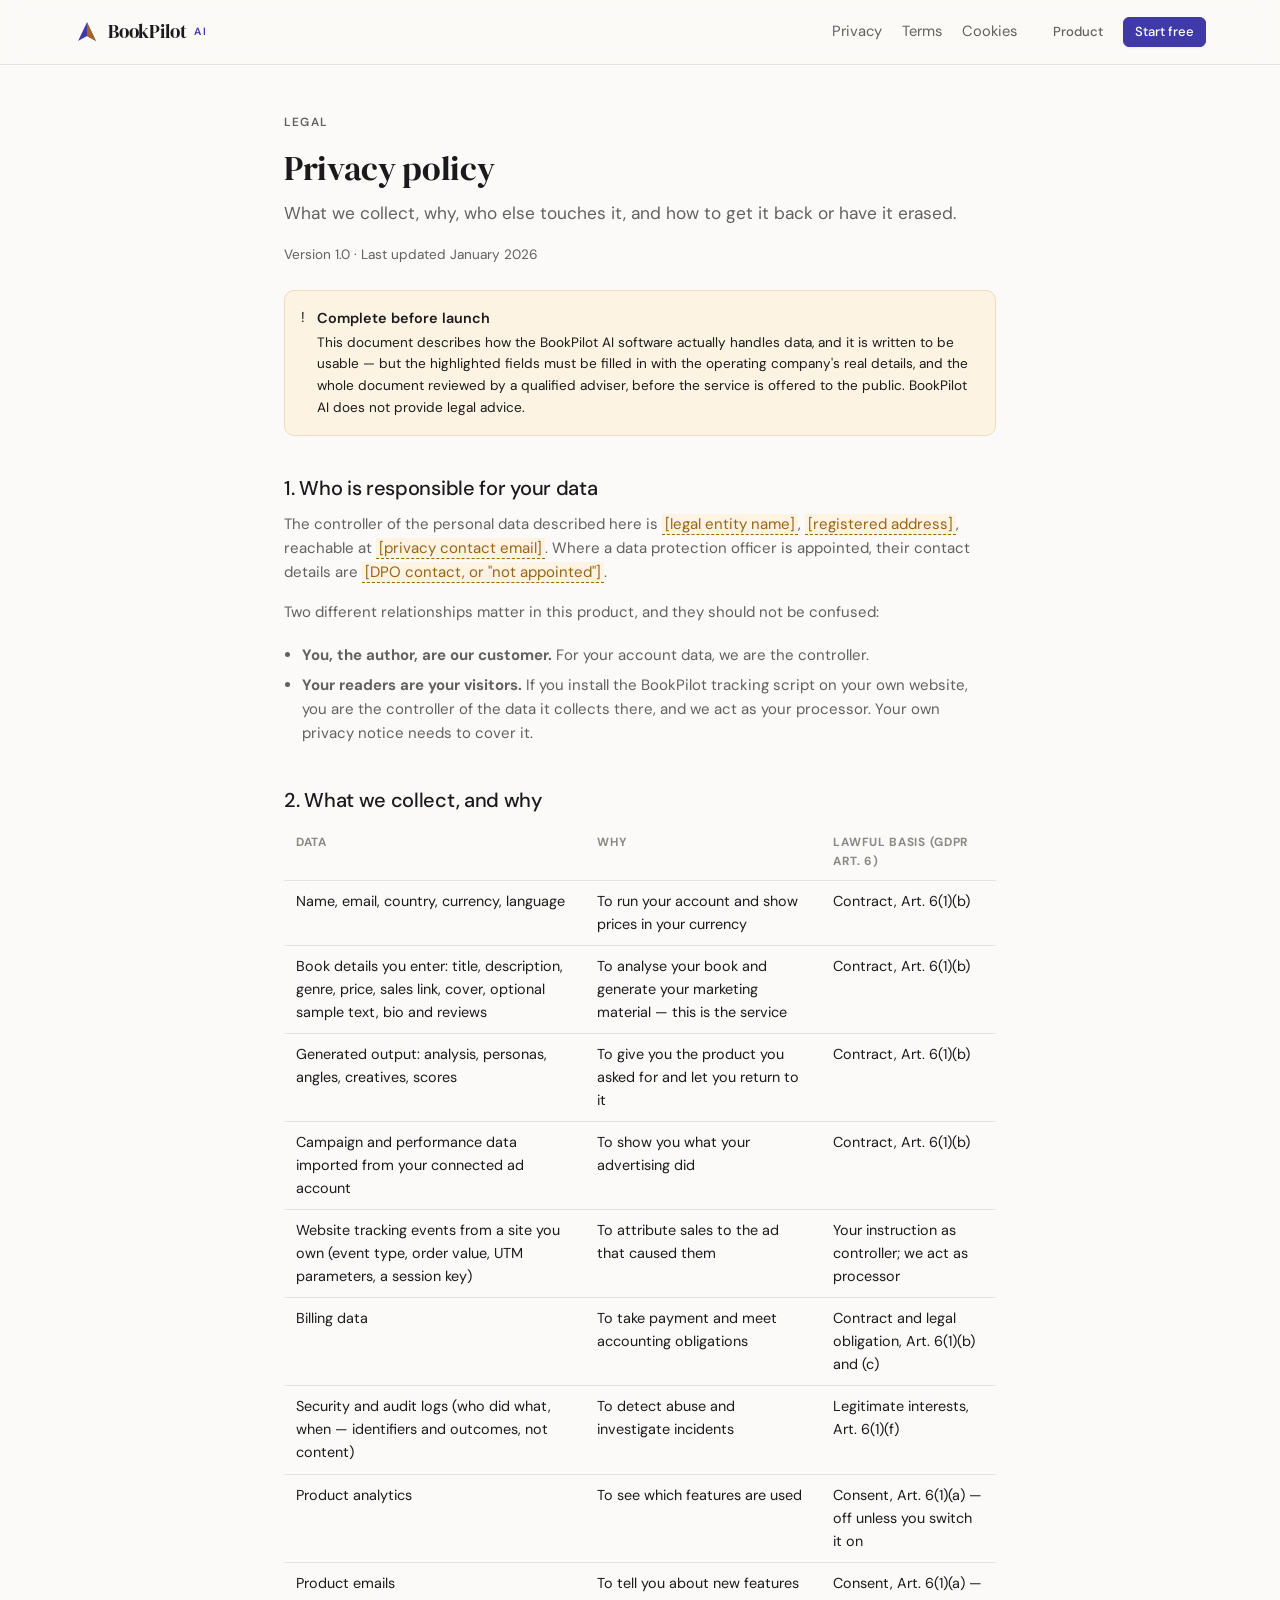
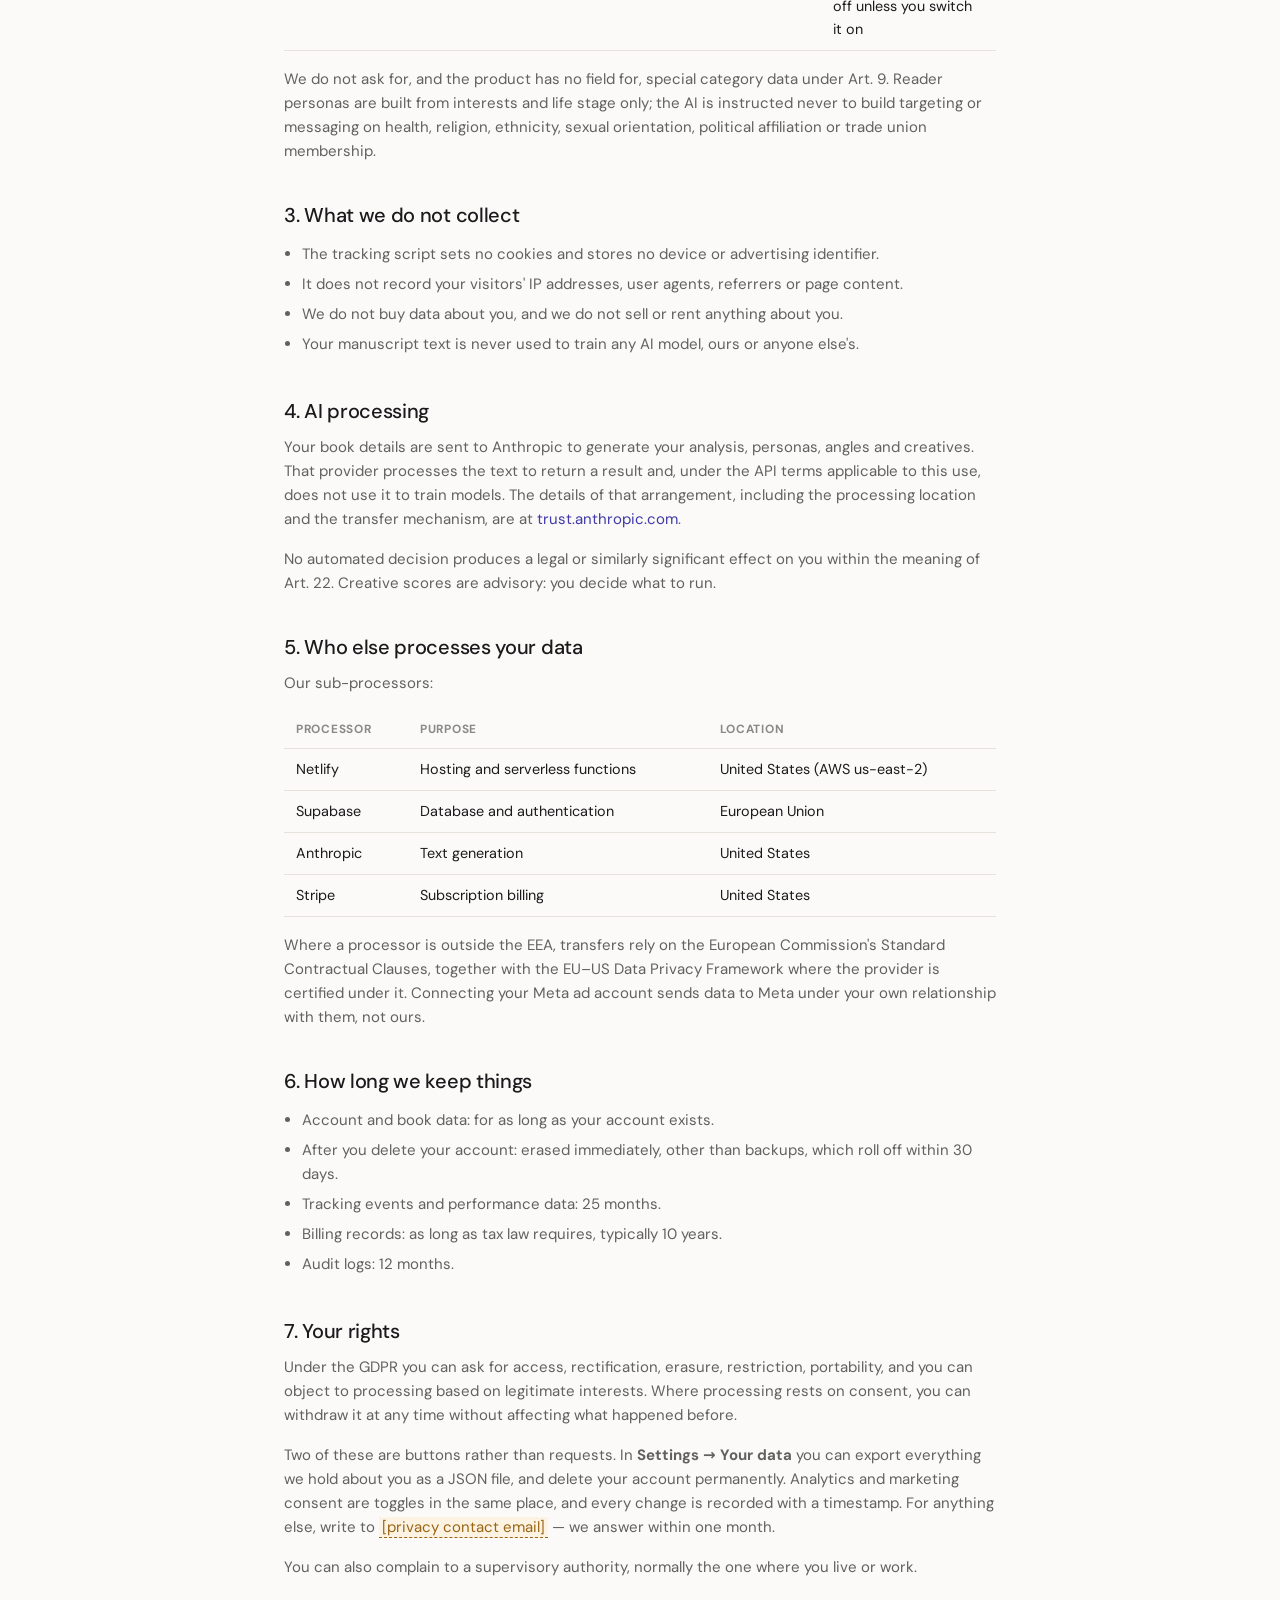
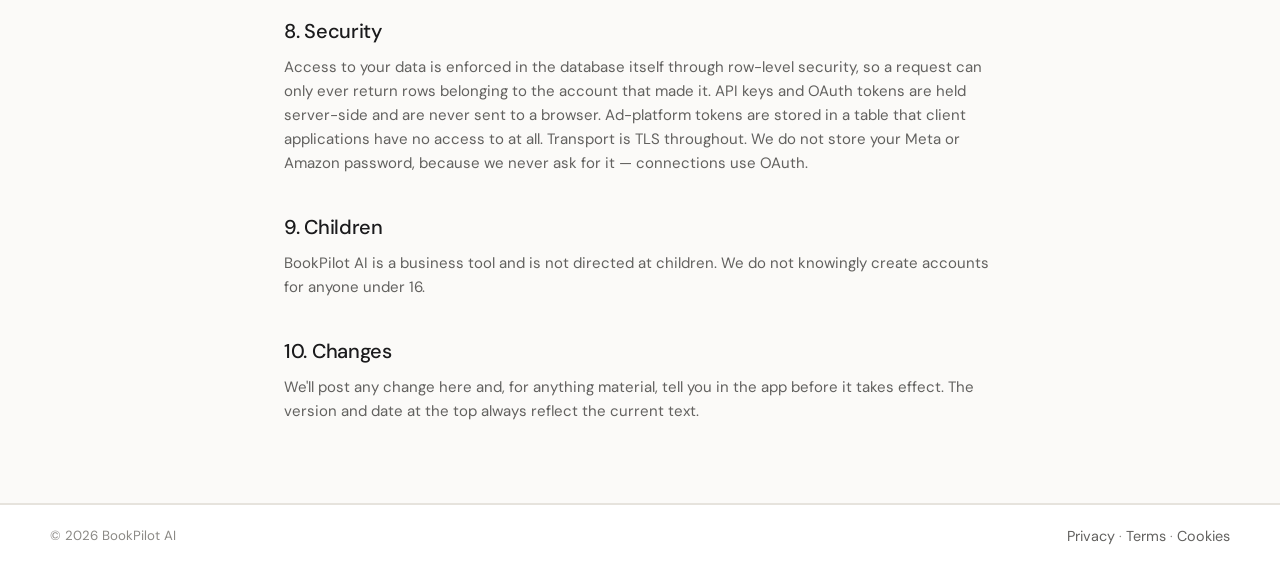
<file: privacy.html>
<!DOCTYPE html>
<html lang="en">
<head>
<meta charset="UTF-8">
<meta name="viewport" content="width=device-width, initial-scale=1">
<title>Privacy policy — BookPilot AI</title>
<meta name="description" content="How BookPilot AI handles your data, your book and your readers' data.">
<link rel="icon" href="/favicon.ico" sizes="16x16 32x32 48x48">
<link rel="icon" href="/favicon.svg" type="image/svg+xml">
<link rel="apple-touch-icon" href="/apple-touch-icon.png">
<link rel="stylesheet" href="/fonts/fonts.css">
<link rel="stylesheet" href="/assets/css/design-system.css">
<link rel="stylesheet" href="/assets/css/landing.css">
<script>
  try {
    var t = localStorage.getItem('bookpilot.theme');
    if (t === 'light' || t === 'dark') document.documentElement.setAttribute('data-theme', t);
  } catch (e) {}
</script>
<style>
  .bp-legal { max-width: 760px; margin: 0 auto; padding: var(--bp-12) var(--bp-6) var(--bp-20); }
  .bp-legal h2 { font-size: 1.25rem; margin: var(--bp-10) 0 var(--bp-3); }
  .bp-legal h3 { font-size: 1rem; margin: var(--bp-6) 0 var(--bp-2); }
  .bp-legal p, .bp-legal li { color: var(--bp-text-muted); }
  .bp-legal ul { padding-left: 1.15rem; margin: 0 0 var(--bp-4); }
  .bp-legal li { padding: 3px 0; }
  .bp-legal table { width: 100%; border-collapse: collapse; font-size: 0.9rem; margin-bottom: var(--bp-4); }
  .bp-legal th, .bp-legal td { text-align: left; padding: 9px 12px; border-bottom: 1px solid var(--bp-border); vertical-align: top; }
  .bp-legal th { font-size: 0.74rem; letter-spacing: 0.06em; text-transform: uppercase; color: var(--bp-text-subtle); }
  .bp-placeholder { background: var(--bp-warning-soft); border-bottom: 1px dashed var(--bp-warning); padding: 0 3px; color: var(--bp-warning); }
</style>
</head>
<body>
<a class="bp-skip-link" href="#main">Skip to content</a>
<header class="bp-nav">
  <div class="bp-nav__inner">
    <a class="bp-logo" href="/"><span class="bp-logo__mark" aria-hidden="true"></span> BookPilot <span class="bp-logo__ai">AI</span></a>
    <nav class="bp-nav__links" aria-label="Legal">
      <a class="bp-nav__link" href="/privacy.html">Privacy</a>
      <a class="bp-nav__link" href="/terms.html">Terms</a>
      <a class="bp-nav__link" href="/cookies.html">Cookies</a>
    </nav>
    <div class="bp-nav__actions">
      <a class="bp-btn bp-btn--ghost bp-btn--sm" href="/">Product</a>
      <a class="bp-btn bp-btn--primary bp-btn--sm" href="/app.html#/signup">Start free</a>
    </div>
  </div>
</header>
<main id="main" class="bp-legal">
  <p class="bp-eyebrow">Legal</p>
  <h1 class="bp-display" style="font-size:2.1rem;margin:var(--bp-2) 0 var(--bp-3)">Privacy policy</h1>
  <p class="bp-lead">What we collect, why, who else touches it, and how to get it back or have it erased.</p>
  <p class="bp-small bp-subtle">Version 1.0 · Last updated January 2026</p>

  <div class="bp-alert bp-alert--warning" style="margin:var(--bp-6) 0">
    <span class="bp-alert__icon">!</span>
    <div>
      <div class="bp-alert__title">Complete before launch</div>
      <div class="bp-small">
        This document describes how the BookPilot AI software actually handles data, and it is
        written to be usable — but the highlighted fields must be filled in with the operating
        company's real details, and the whole document reviewed by a qualified adviser, before the
        service is offered to the public. BookPilot AI does not provide legal advice.
      </div>
    </div>
  </div>


  <h2>1. Who is responsible for your data</h2>
  <p>
    The controller of the personal data described here is <span class="bp-placeholder">[legal entity name]</span>,
    <span class="bp-placeholder">[registered address]</span>, reachable at <span class="bp-placeholder">[privacy contact email]</span>. Where a data protection
    officer is appointed, their contact details are <span class="bp-placeholder">[DPO contact, or &quot;not appointed&quot;]</span>.
  </p>
  <p>
    Two different relationships matter in this product, and they should not be confused:
  </p>
  <ul>
    <li><strong>You, the author, are our customer.</strong> For your account data, we are the controller.</li>
    <li><strong>Your readers are your visitors.</strong> If you install the BookPilot tracking script
      on your own website, you are the controller of the data it collects there, and we act as your
      processor. Your own privacy notice needs to cover it.</li>
  </ul>

  <h2>2. What we collect, and why</h2>
  <table>
    <thead><tr><th>Data</th><th>Why</th><th>Lawful basis (GDPR Art. 6)</th></tr></thead>
    <tbody>
      <tr><td>Name, email, country, currency, language</td><td>To run your account and show prices in your currency</td><td>Contract, Art. 6(1)(b)</td></tr>
      <tr><td>Book details you enter: title, description, genre, price, sales link, cover, optional sample text, bio and reviews</td><td>To analyse your book and generate your marketing material — this is the service</td><td>Contract, Art. 6(1)(b)</td></tr>
      <tr><td>Generated output: analysis, personas, angles, creatives, scores</td><td>To give you the product you asked for and let you return to it</td><td>Contract, Art. 6(1)(b)</td></tr>
      <tr><td>Campaign and performance data imported from your connected ad account</td><td>To show you what your advertising did</td><td>Contract, Art. 6(1)(b)</td></tr>
      <tr><td>Website tracking events from a site you own (event type, order value, UTM parameters, a session key)</td><td>To attribute sales to the ad that caused them</td><td>Your instruction as controller; we act as processor</td></tr>
      <tr><td>Billing data</td><td>To take payment and meet accounting obligations</td><td>Contract and legal obligation, Art. 6(1)(b) and (c)</td></tr>
      <tr><td>Security and audit logs (who did what, when — identifiers and outcomes, not content)</td><td>To detect abuse and investigate incidents</td><td>Legitimate interests, Art. 6(1)(f)</td></tr>
      <tr><td>Product analytics</td><td>To see which features are used</td><td>Consent, Art. 6(1)(a) — off unless you switch it on</td></tr>
      <tr><td>Product emails</td><td>To tell you about new features</td><td>Consent, Art. 6(1)(a) — off unless you switch it on</td></tr>
    </tbody>
  </table>
  <p>
    We do not ask for, and the product has no field for, special category data under Art. 9. Reader
    personas are built from interests and life stage only; the AI is instructed never to build
    targeting or messaging on health, religion, ethnicity, sexual orientation, political affiliation
    or trade union membership.
  </p>

  <h2>3. What we do not collect</h2>
  <ul>
    <li>The tracking script sets no cookies and stores no device or advertising identifier.</li>
    <li>It does not record your visitors' IP addresses, user agents, referrers or page content.</li>
    <li>We do not buy data about you, and we do not sell or rent anything about you.</li>
    <li>Your manuscript text is never used to train any AI model, ours or anyone else's.</li>
  </ul>

  <h2>4. AI processing</h2>
  <p>
    Your book details are sent to Anthropic
    to generate your analysis, personas, angles and creatives. That provider processes the text to
    return a result and, under the API terms applicable to this use, does not use it to train models.
    The details of that arrangement, including the processing location and the transfer mechanism,
    are at <a href="https://trust.anthropic.com/">trust.anthropic.com</a>.
  </p>
  <p>
    No automated decision produces a legal or similarly significant effect on you within the meaning
    of Art. 22. Creative scores are advisory: you decide what to run.
  </p>

  <h2>5. Who else processes your data</h2>
  <p>Our sub-processors:</p>
  <table>
    <thead><tr><th>Processor</th><th>Purpose</th><th>Location</th></tr></thead>
    <tbody>
      <tr><td>Netlify</td><td>Hosting and serverless functions</td><td>United States (AWS us-east-2)</td></tr>
      <tr><td>Supabase</td><td>Database and authentication</td><td>European Union</td></tr>
      <tr><td>Anthropic</td><td>Text generation</td><td>United States</td></tr>
      <tr><td>Stripe</td><td>Subscription billing</td><td>United States</td></tr>
    </tbody>
  </table>
  <p>
    Where a processor is outside the EEA, transfers rely on the European Commission's Standard Contractual Clauses, together with the EU–US Data Privacy Framework where the provider is certified under it.
    Connecting your Meta ad account sends data to Meta under your own relationship with them, not ours.
  </p>

  <h2>6. How long we keep things</h2>
  <ul>
    <li>Account and book data: for as long as your account exists.</li>
    <li>After you delete your account: erased immediately, other than backups, which roll off within 30 days.</li>
    <li>Tracking events and performance data: 25 months.</li>
    <li>Billing records: as long as tax law requires, typically 10 years.</li>
    <li>Audit logs: 12 months.</li>
  </ul>

  <h2>7. Your rights</h2>
  <p>
    Under the GDPR you can ask for access, rectification, erasure, restriction, portability, and you
    can object to processing based on legitimate interests. Where processing rests on consent, you
    can withdraw it at any time without affecting what happened before.
  </p>
  <p>
    Two of these are buttons rather than requests. In <strong>Settings → Your data</strong> you can
    export everything we hold about you as a JSON file, and delete your account permanently. Analytics
    and marketing consent are toggles in the same place, and every change is recorded with a
    timestamp. For anything else, write to <span class="bp-placeholder">[privacy contact email]</span> — we answer within one month.
  </p>
  <p>
    You can also complain to a supervisory authority, normally the one where you live or work.
  </p>

  <h2>8. Security</h2>
  <p>
    Access to your data is enforced in the database itself through row-level security, so a request
    can only ever return rows belonging to the account that made it. API keys and OAuth tokens are
    held server-side and are never sent to a browser. Ad-platform tokens are stored in a table that
    client applications have no access to at all. Transport is TLS throughout. We do not store your
    Meta or Amazon password, because we never ask for it — connections use OAuth.
  </p>

  <h2>9. Children</h2>
  <p>
    BookPilot AI is a business tool and is not directed at children. We do not knowingly create
    accounts for anyone under 16.
  </p>

  <h2>10. Changes</h2>
  <p>
    We'll post any change here and, for anything material, tell you in the app before it takes
    effect. The version and date at the top always reflect the current text.
  </p>


</main>
<footer class="bp-footer">
  <div class="bp-footer__legal">
    <div class="bp-footer__legal-inner">
      <span>© <span id="year">2026</span> BookPilot AI</span>
      <span>
        <a href="/privacy.html">Privacy</a> ·
        <a href="/terms.html">Terms</a> ·
        <a href="/cookies.html">Cookies</a>
      </span>
    </div>
  </div>
</footer>
<script>document.getElementById('year').textContent = String(new Date().getFullYear());</script>
</body>
</html>
</file>
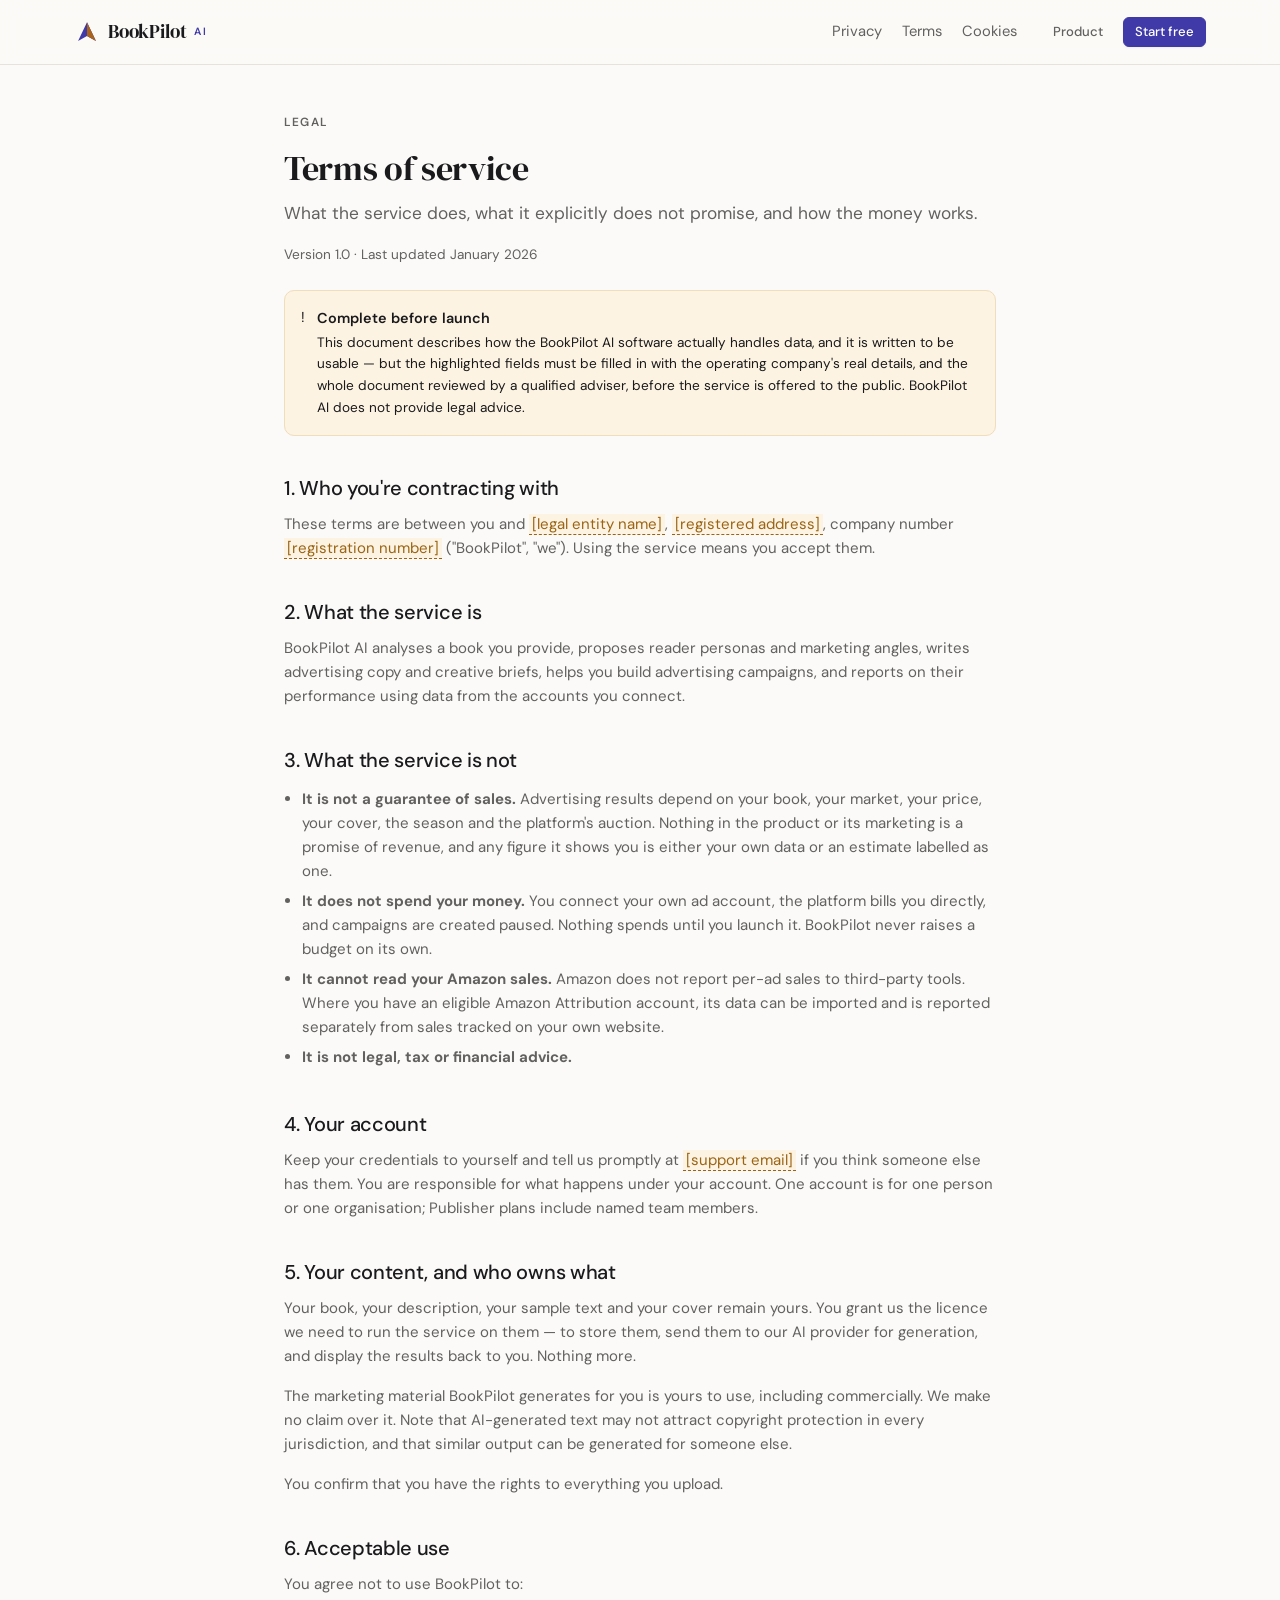
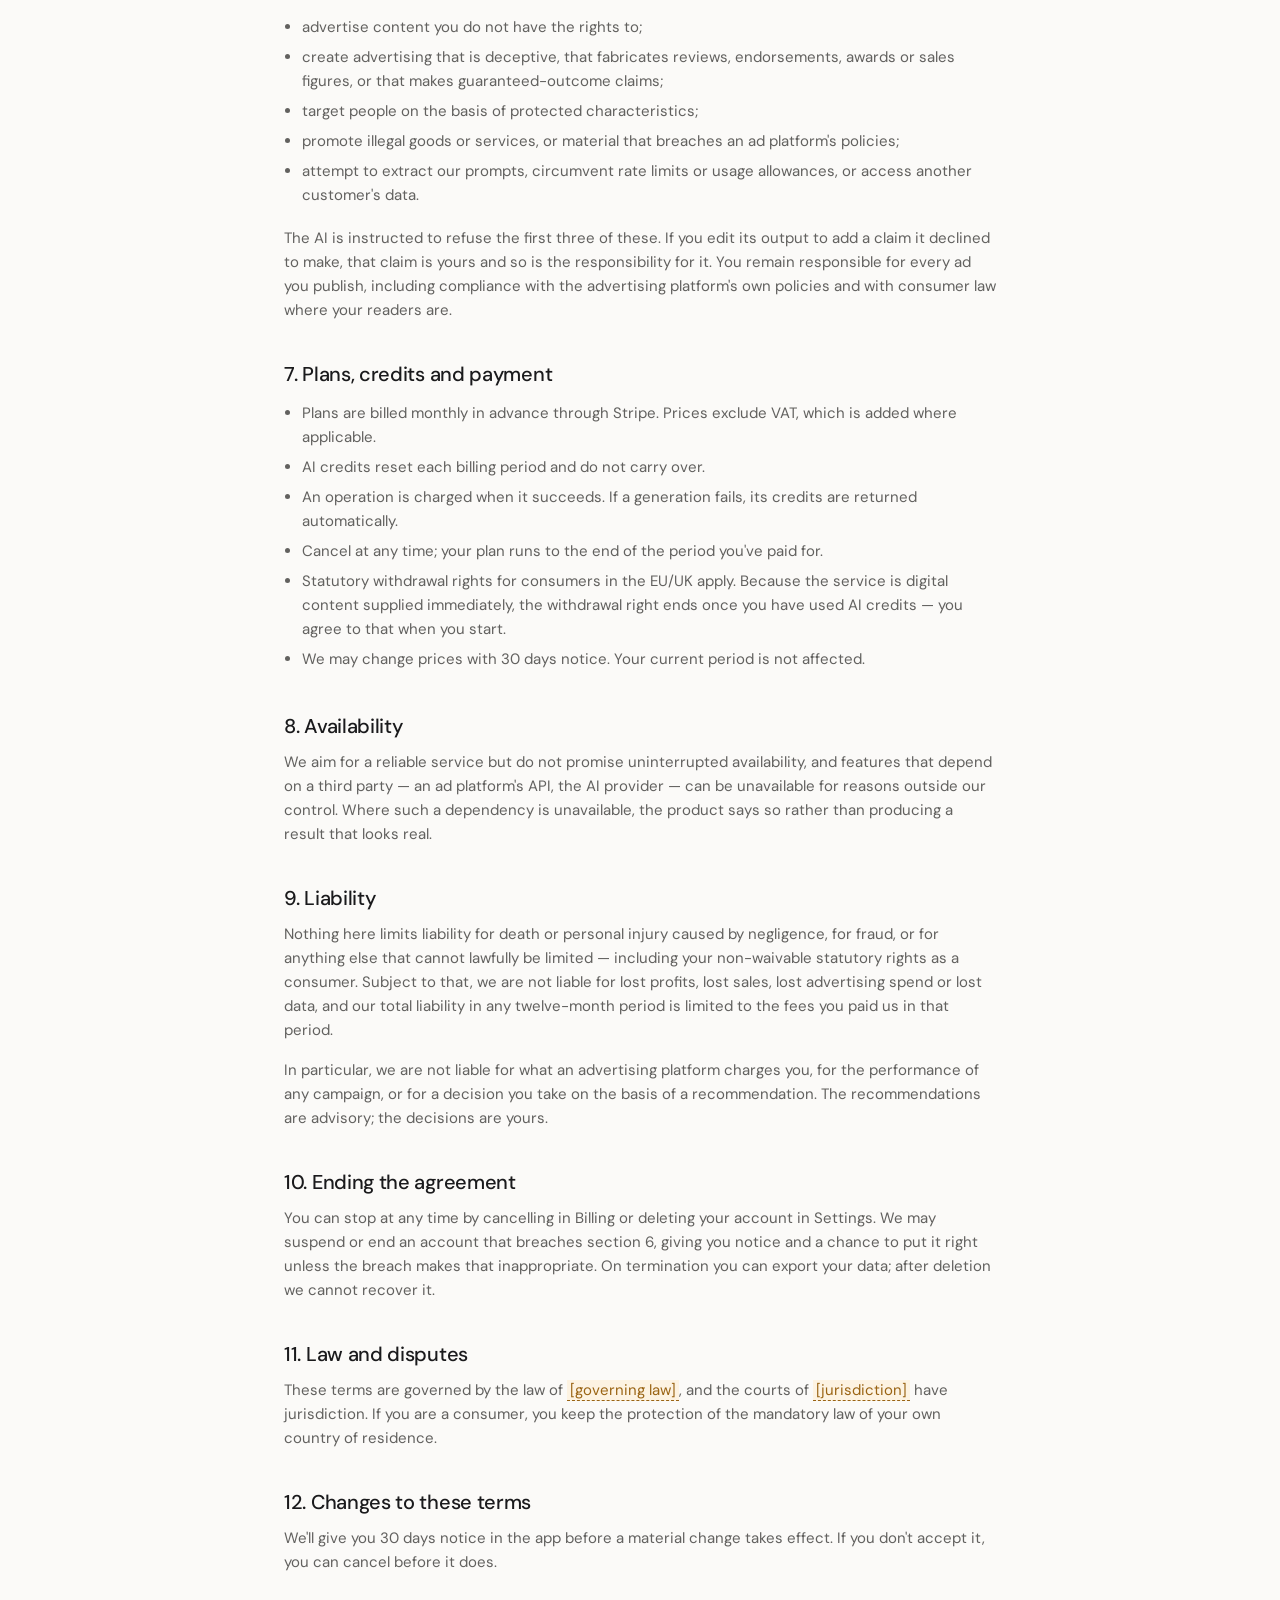
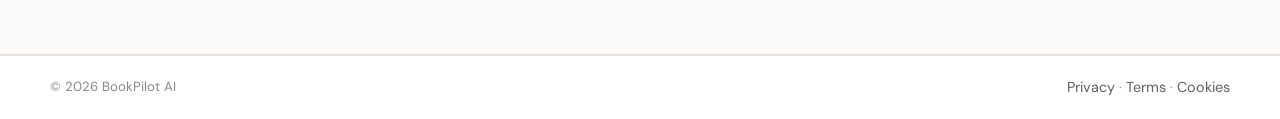
<file: terms.html>
<!DOCTYPE html>
<html lang="en">
<head>
<meta charset="UTF-8">
<meta name="viewport" content="width=device-width, initial-scale=1">
<title>Terms of service — BookPilot AI</title>
<meta name="description" content="The agreement between you and BookPilot AI.">
<link rel="icon" href="/favicon.ico" sizes="16x16 32x32 48x48">
<link rel="icon" href="/favicon.svg" type="image/svg+xml">
<link rel="apple-touch-icon" href="/apple-touch-icon.png">
<link rel="stylesheet" href="/fonts/fonts.css">
<link rel="stylesheet" href="/assets/css/design-system.css">
<link rel="stylesheet" href="/assets/css/landing.css">
<script>
  try {
    var t = localStorage.getItem('bookpilot.theme');
    if (t === 'light' || t === 'dark') document.documentElement.setAttribute('data-theme', t);
  } catch (e) {}
</script>
<style>
  .bp-legal { max-width: 760px; margin: 0 auto; padding: var(--bp-12) var(--bp-6) var(--bp-20); }
  .bp-legal h2 { font-size: 1.25rem; margin: var(--bp-10) 0 var(--bp-3); }
  .bp-legal h3 { font-size: 1rem; margin: var(--bp-6) 0 var(--bp-2); }
  .bp-legal p, .bp-legal li { color: var(--bp-text-muted); }
  .bp-legal ul { padding-left: 1.15rem; margin: 0 0 var(--bp-4); }
  .bp-legal li { padding: 3px 0; }
  .bp-legal table { width: 100%; border-collapse: collapse; font-size: 0.9rem; margin-bottom: var(--bp-4); }
  .bp-legal th, .bp-legal td { text-align: left; padding: 9px 12px; border-bottom: 1px solid var(--bp-border); vertical-align: top; }
  .bp-legal th { font-size: 0.74rem; letter-spacing: 0.06em; text-transform: uppercase; color: var(--bp-text-subtle); }
  .bp-placeholder { background: var(--bp-warning-soft); border-bottom: 1px dashed var(--bp-warning); padding: 0 3px; color: var(--bp-warning); }
</style>
</head>
<body>
<a class="bp-skip-link" href="#main">Skip to content</a>
<header class="bp-nav">
  <div class="bp-nav__inner">
    <a class="bp-logo" href="/"><span class="bp-logo__mark" aria-hidden="true"></span> BookPilot <span class="bp-logo__ai">AI</span></a>
    <nav class="bp-nav__links" aria-label="Legal">
      <a class="bp-nav__link" href="/privacy.html">Privacy</a>
      <a class="bp-nav__link" href="/terms.html">Terms</a>
      <a class="bp-nav__link" href="/cookies.html">Cookies</a>
    </nav>
    <div class="bp-nav__actions">
      <a class="bp-btn bp-btn--ghost bp-btn--sm" href="/">Product</a>
      <a class="bp-btn bp-btn--primary bp-btn--sm" href="/app.html#/signup">Start free</a>
    </div>
  </div>
</header>
<main id="main" class="bp-legal">
  <p class="bp-eyebrow">Legal</p>
  <h1 class="bp-display" style="font-size:2.1rem;margin:var(--bp-2) 0 var(--bp-3)">Terms of service</h1>
  <p class="bp-lead">What the service does, what it explicitly does not promise, and how the money works.</p>
  <p class="bp-small bp-subtle">Version 1.0 · Last updated January 2026</p>

  <div class="bp-alert bp-alert--warning" style="margin:var(--bp-6) 0">
    <span class="bp-alert__icon">!</span>
    <div>
      <div class="bp-alert__title">Complete before launch</div>
      <div class="bp-small">
        This document describes how the BookPilot AI software actually handles data, and it is
        written to be usable — but the highlighted fields must be filled in with the operating
        company's real details, and the whole document reviewed by a qualified adviser, before the
        service is offered to the public. BookPilot AI does not provide legal advice.
      </div>
    </div>
  </div>


  <h2>1. Who you're contracting with</h2>
  <p>
    These terms are between you and <span class="bp-placeholder">[legal entity name]</span>, <span class="bp-placeholder">[registered address]</span>,
    company number <span class="bp-placeholder">[registration number]</span> ("BookPilot", "we"). Using the service means you accept them.
  </p>

  <h2>2. What the service is</h2>
  <p>
    BookPilot AI analyses a book you provide, proposes reader personas and marketing angles, writes
    advertising copy and creative briefs, helps you build advertising campaigns, and reports on their
    performance using data from the accounts you connect.
  </p>

  <h2>3. What the service is not</h2>
  <ul>
    <li>
      <strong>It is not a guarantee of sales.</strong> Advertising results depend on your book, your
      market, your price, your cover, the season and the platform's auction. Nothing in the product
      or its marketing is a promise of revenue, and any figure it shows you is either your own data
      or an estimate labelled as one.
    </li>
    <li>
      <strong>It does not spend your money.</strong> You connect your own ad account, the platform
      bills you directly, and campaigns are created paused. Nothing spends until you launch it.
      BookPilot never raises a budget on its own.
    </li>
    <li>
      <strong>It cannot read your Amazon sales.</strong> Amazon does not report per-ad sales to
      third-party tools. Where you have an eligible Amazon Attribution account, its data can be
      imported and is reported separately from sales tracked on your own website.
    </li>
    <li><strong>It is not legal, tax or financial advice.</strong></li>
  </ul>

  <h2>4. Your account</h2>
  <p>
    Keep your credentials to yourself and tell us promptly at <span class="bp-placeholder">[support email]</span> if you think
    someone else has them. You are responsible for what happens under your account. One account is
    for one person or one organisation; Publisher plans include named team members.
  </p>

  <h2>5. Your content, and who owns what</h2>
  <p>
    Your book, your description, your sample text and your cover remain yours. You grant us the
    licence we need to run the service on them — to store them, send them to our AI provider for
    generation, and display the results back to you. Nothing more.
  </p>
  <p>
    The marketing material BookPilot generates for you is yours to use, including commercially. We
    make no claim over it. Note that AI-generated text may not attract copyright protection in every
    jurisdiction, and that similar output can be generated for someone else.
  </p>
  <p>You confirm that you have the rights to everything you upload.</p>

  <h2>6. Acceptable use</h2>
  <p>You agree not to use BookPilot to:</p>
  <ul>
    <li>advertise content you do not have the rights to;</li>
    <li>create advertising that is deceptive, that fabricates reviews, endorsements, awards or sales
      figures, or that makes guaranteed-outcome claims;</li>
    <li>target people on the basis of protected characteristics;</li>
    <li>promote illegal goods or services, or material that breaches an ad platform's policies;</li>
    <li>attempt to extract our prompts, circumvent rate limits or usage allowances, or access another
      customer's data.</li>
  </ul>
  <p>
    The AI is instructed to refuse the first three of these. If you edit its output to add a claim it
    declined to make, that claim is yours and so is the responsibility for it. You remain responsible
    for every ad you publish, including compliance with the advertising platform's own policies and
    with consumer law where your readers are.
  </p>

  <h2>7. Plans, credits and payment</h2>
  <ul>
    <li>Plans are billed monthly in advance through Stripe. Prices exclude VAT,
      which is added where applicable.</li>
    <li>AI credits reset each billing period and do not carry over.</li>
    <li>An operation is charged when it succeeds. If a generation fails, its credits are returned
      automatically.</li>
    <li>Cancel at any time; your plan runs to the end of the period you've paid for.</li>
    <li>Statutory withdrawal rights for consumers in the EU/UK apply. Because the service is digital
      content supplied immediately, the withdrawal right ends once you have used AI credits — you
      agree to that when you start.</li>
    <li>We may change prices with 30 days notice. Your current period is
      not affected.</li>
  </ul>

  <h2>8. Availability</h2>
  <p>
    We aim for a reliable service but do not promise uninterrupted availability, and features that
    depend on a third party — an ad platform's API, the AI provider — can be unavailable for reasons
    outside our control. Where such a dependency is unavailable, the product says so rather than
    producing a result that looks real.
  </p>

  <h2>9. Liability</h2>
  <p>
    Nothing here limits liability for death or personal injury caused by negligence, for fraud, or
    for anything else that cannot lawfully be limited — including your non-waivable statutory rights
    as a consumer. Subject to that, we are not liable for lost profits, lost sales, lost advertising
    spend or lost data, and our total liability in any twelve-month period is limited to the fees you
    paid us in that period.
  </p>
  <p>
    In particular, we are not liable for what an advertising platform charges you, for the
    performance of any campaign, or for a decision you take on the basis of a recommendation. The
    recommendations are advisory; the decisions are yours.
  </p>

  <h2>10. Ending the agreement</h2>
  <p>
    You can stop at any time by cancelling in Billing or deleting your account in Settings. We may
    suspend or end an account that breaches section 6, giving you notice and a chance to put it right
    unless the breach makes that inappropriate. On termination you can export your data; after
    deletion we cannot recover it.
  </p>

  <h2>11. Law and disputes</h2>
  <p>
    These terms are governed by the law of <span class="bp-placeholder">[governing law]</span>, and the courts of
    <span class="bp-placeholder">[jurisdiction]</span> have jurisdiction. If you are a consumer, you keep the protection of the
    mandatory law of your own country of residence.
  </p>

  <h2>12. Changes to these terms</h2>
  <p>
    We'll give you 30 days notice in the app before a material change takes effect. If
    you don't accept it, you can cancel before it does.
  </p>


</main>
<footer class="bp-footer">
  <div class="bp-footer__legal">
    <div class="bp-footer__legal-inner">
      <span>© <span id="year">2026</span> BookPilot AI</span>
      <span>
        <a href="/privacy.html">Privacy</a> ·
        <a href="/terms.html">Terms</a> ·
        <a href="/cookies.html">Cookies</a>
      </span>
    </div>
  </div>
</footer>
<script>document.getElementById('year').textContent = String(new Date().getFullYear());</script>
</body>
</html>
</file>
<file: fonts/fonts.css>
/* Self-hosted DM Sans + DM Serif Display — replaces fonts.googleapis.com to avoid

   transmitting visitor IP addresses to Google before cookie consent (GDPR Art. 13(1)(e) / 44). */



@font-face {
  font-family: 'DM Sans';
  font-style: normal;
  font-weight: 300;
  font-display: swap;
  src: url('/fonts/dm-sans-latin-300-normal.woff2') format('woff2');
  unicode-range: U+0000-00FF,U+0131,U+0152-0153,U+02BB-02BC,U+02C6,U+02DA,U+02DC,U+0304,U+0308,U+0329,U+2000-206F,U+20AC,U+2122,U+2191,U+2193,U+2212,U+2215,U+FEFF,U+FFFD;
}

@font-face {
  font-family: 'DM Sans';
  font-style: normal;
  font-weight: 300;
  font-display: swap;
  src: url('/fonts/dm-sans-latin-ext-300-normal.woff2') format('woff2');
  unicode-range: U+0100-02BA,U+02BD-02C5,U+02C7-02CC,U+02CE-02D7,U+02DD-02FF,U+0304,U+0308,U+0329,U+1D00-1DBF,U+1E00-1E9F,U+1EF2-1EFF,U+2020,U+20A0-20AB,U+20AD-20C0,U+2113,U+2C60-2C7F,U+A720-A7FF;
}

@font-face {
  font-family: 'DM Sans';
  font-style: normal;
  font-weight: 400;
  font-display: swap;
  src: url('/fonts/dm-sans-latin-400-normal.woff2') format('woff2');
  unicode-range: U+0000-00FF,U+0131,U+0152-0153,U+02BB-02BC,U+02C6,U+02DA,U+02DC,U+0304,U+0308,U+0329,U+2000-206F,U+20AC,U+2122,U+2191,U+2193,U+2212,U+2215,U+FEFF,U+FFFD;
}

@font-face {
  font-family: 'DM Sans';
  font-style: normal;
  font-weight: 400;
  font-display: swap;
  src: url('/fonts/dm-sans-latin-ext-400-normal.woff2') format('woff2');
  unicode-range: U+0100-02BA,U+02BD-02C5,U+02C7-02CC,U+02CE-02D7,U+02DD-02FF,U+0304,U+0308,U+0329,U+1D00-1DBF,U+1E00-1E9F,U+1EF2-1EFF,U+2020,U+20A0-20AB,U+20AD-20C0,U+2113,U+2C60-2C7F,U+A720-A7FF;
}

@font-face {
  font-family: 'DM Sans';
  font-style: normal;
  font-weight: 500;
  font-display: swap;
  src: url('/fonts/dm-sans-latin-500-normal.woff2') format('woff2');
  unicode-range: U+0000-00FF,U+0131,U+0152-0153,U+02BB-02BC,U+02C6,U+02DA,U+02DC,U+0304,U+0308,U+0329,U+2000-206F,U+20AC,U+2122,U+2191,U+2193,U+2212,U+2215,U+FEFF,U+FFFD;
}

@font-face {
  font-family: 'DM Sans';
  font-style: normal;
  font-weight: 500;
  font-display: swap;
  src: url('/fonts/dm-sans-latin-ext-500-normal.woff2') format('woff2');
  unicode-range: U+0100-02BA,U+02BD-02C5,U+02C7-02CC,U+02CE-02D7,U+02DD-02FF,U+0304,U+0308,U+0329,U+1D00-1DBF,U+1E00-1E9F,U+1EF2-1EFF,U+2020,U+20A0-20AB,U+20AD-20C0,U+2113,U+2C60-2C7F,U+A720-A7FF;
}

@font-face {
  font-family: 'DM Sans';
  font-style: normal;
  font-weight: 600;
  font-display: swap;
  src: url('/fonts/dm-sans-latin-600-normal.woff2') format('woff2');
  unicode-range: U+0000-00FF,U+0131,U+0152-0153,U+02BB-02BC,U+02C6,U+02DA,U+02DC,U+0304,U+0308,U+0329,U+2000-206F,U+20AC,U+2122,U+2191,U+2193,U+2212,U+2215,U+FEFF,U+FFFD;
}

@font-face {
  font-family: 'DM Sans';
  font-style: normal;
  font-weight: 600;
  font-display: swap;
  src: url('/fonts/dm-sans-latin-ext-600-normal.woff2') format('woff2');
  unicode-range: U+0100-02BA,U+02BD-02C5,U+02C7-02CC,U+02CE-02D7,U+02DD-02FF,U+0304,U+0308,U+0329,U+1D00-1DBF,U+1E00-1E9F,U+1EF2-1EFF,U+2020,U+20A0-20AB,U+20AD-20C0,U+2113,U+2C60-2C7F,U+A720-A7FF;
}

@font-face {
  font-family: 'DM Sans';
  font-style: normal;
  font-weight: 700;
  font-display: swap;
  src: url('/fonts/dm-sans-latin-700-normal.woff2') format('woff2');
  unicode-range: U+0000-00FF,U+0131,U+0152-0153,U+02BB-02BC,U+02C6,U+02DA,U+02DC,U+0304,U+0308,U+0329,U+2000-206F,U+20AC,U+2122,U+2191,U+2193,U+2212,U+2215,U+FEFF,U+FFFD;
}

@font-face {
  font-family: 'DM Sans';
  font-style: normal;
  font-weight: 700;
  font-display: swap;
  src: url('/fonts/dm-sans-latin-ext-700-normal.woff2') format('woff2');
  unicode-range: U+0100-02BA,U+02BD-02C5,U+02C7-02CC,U+02CE-02D7,U+02DD-02FF,U+0304,U+0308,U+0329,U+1D00-1DBF,U+1E00-1E9F,U+1EF2-1EFF,U+2020,U+20A0-20AB,U+20AD-20C0,U+2113,U+2C60-2C7F,U+A720-A7FF;
}

@font-face {
  font-family: 'DM Serif Display';
  font-style: normal;
  font-weight: 400;
  font-display: swap;
  src: url('/fonts/dm-serif-display-latin-400-normal.woff2') format('woff2');
  unicode-range: U+0000-00FF,U+0131,U+0152-0153,U+02BB-02BC,U+02C6,U+02DA,U+02DC,U+0304,U+0308,U+0329,U+2000-206F,U+20AC,U+2122,U+2191,U+2193,U+2212,U+2215,U+FEFF,U+FFFD;
}

@font-face {
  font-family: 'DM Serif Display';
  font-style: normal;
  font-weight: 400;
  font-display: swap;
  src: url('/fonts/dm-serif-display-latin-ext-400-normal.woff2') format('woff2');
  unicode-range: U+0100-02BA,U+02BD-02C5,U+02C7-02CC,U+02CE-02D7,U+02DD-02FF,U+0304,U+0308,U+0329,U+1D00-1DBF,U+1E00-1E9F,U+1EF2-1EFF,U+2020,U+20A0-20AB,U+20AD-20C0,U+2113,U+2C60-2C7F,U+A720-A7FF;
}

@font-face {
  font-family: 'DM Serif Display';
  font-style: italic;
  font-weight: 400;
  font-display: swap;
  src: url('/fonts/dm-serif-display-latin-400-italic.woff2') format('woff2');
  unicode-range: U+0000-00FF,U+0131,U+0152-0153,U+02BB-02BC,U+02C6,U+02DA,U+02DC,U+0304,U+0308,U+0329,U+2000-206F,U+20AC,U+2122,U+2191,U+2193,U+2212,U+2215,U+FEFF,U+FFFD;
}

@font-face {
  font-family: 'DM Serif Display';
  font-style: italic;
  font-weight: 400;
  font-display: swap;
  src: url('/fonts/dm-serif-display-latin-ext-400-italic.woff2') format('woff2');
  unicode-range: U+0100-02BA,U+02BD-02C5,U+02C7-02CC,U+02CE-02D7,U+02DD-02FF,U+0304,U+0308,U+0329,U+1D00-1DBF,U+1E00-1E9F,U+1EF2-1EFF,U+2020,U+20A0-20AB,U+20AD-20C0,U+2113,U+2C60-2C7F,U+A720-A7FF;
}

@font-face {
  font-family: 'DM Sans';
  font-style: italic;
  font-weight: 300;
  font-display: swap;
  src: url('/fonts/dm-sans-latin-300-italic.woff2') format('woff2');
  unicode-range: U+0000-00FF,U+0131,U+0152-0153,U+02BB-02BC,U+02C6,U+02DA,U+02DC,U+0304,U+0308,U+0329,U+2000-206F,U+20AC,U+2122,U+2191,U+2193,U+2212,U+2215,U+FEFF,U+FFFD;
}

@font-face {
  font-family: 'DM Sans';
  font-style: italic;
  font-weight: 300;
  font-display: swap;
  src: url('/fonts/dm-sans-latin-ext-300-italic.woff2') format('woff2');
  unicode-range: U+0100-02BA,U+02BD-02C5,U+02C7-02CC,U+02CE-02D7,U+02DD-02FF,U+0304,U+0308,U+0329,U+1D00-1DBF,U+1E00-1E9F,U+1EF2-1EFF,U+2020,U+20A0-20AB,U+20AD-20C0,U+2113,U+2C60-2C7F,U+A720-A7FF;
}

@font-face {
  font-family: 'DM Sans';
  font-style: italic;
  font-weight: 400;
  font-display: swap;
  src: url('/fonts/dm-sans-latin-400-italic.woff2') format('woff2');
  unicode-range: U+0000-00FF,U+0131,U+0152-0153,U+02BB-02BC,U+02C6,U+02DA,U+02DC,U+0304,U+0308,U+0329,U+2000-206F,U+20AC,U+2122,U+2191,U+2193,U+2212,U+2215,U+FEFF,U+FFFD;
}

@font-face {
  font-family: 'DM Sans';
  font-style: italic;
  font-weight: 400;
  font-display: swap;
  src: url('/fonts/dm-sans-latin-ext-400-italic.woff2') format('woff2');
  unicode-range: U+0100-02BA,U+02BD-02C5,U+02C7-02CC,U+02CE-02D7,U+02DD-02FF,U+0304,U+0308,U+0329,U+1D00-1DBF,U+1E00-1E9F,U+1EF2-1EFF,U+2020,U+20A0-20AB,U+20AD-20C0,U+2113,U+2C60-2C7F,U+A720-A7FF;
}
</file>
<file: assets/css/design-system.css>
/* =====================================================================
   BookPilot AI — design system
   =====================================================================

   One stylesheet, three jobs: tokens, primitives, components. The app
   and the landing page both build on it so a button on the pricing
   table and a button in the campaign wizard are the same button.

   Typography reuses the self-hosted DM Sans / DM Serif Display already
   in this repository (/fonts/fonts.css) — no request ever leaves the
   visitor's browser for a font, which is both faster and one less
   third-party transfer to disclose.

   Colour: a restrained ink-and-indigo palette with a single warm accent.
   Deliberately not a gradient-heavy "AI product" look — the audience is
   authors deciding whether to trust software with their advertising
   budget, and calm reads as competent.
   ===================================================================== */

/* ------------------------------------------------------------------ */
/* Tokens — light                                                      */
/* ------------------------------------------------------------------ */

:root {
  color-scheme: light;

  /* Surfaces. `page` is the ground, `surface` is a card on it,
     `raised` is a card on a card (a modal, a popover). */
  --bp-page: #fbfaf8;
  --bp-surface: #ffffff;
  --bp-raised: #ffffff;
  --bp-sunken: #f5f4f1;
  --bp-border: #e6e3dd;
  --bp-border-strong: #d3cfc7;

  /* Ink */
  --bp-text: #1a1a1c;
  --bp-text-muted: #62615f;
  --bp-text-subtle: #8b8985;
  --bp-text-inverse: #ffffff;

  /* Brand */
  --bp-primary: #3f3aa8;
  --bp-primary-hover: #332e8f;
  --bp-primary-soft: #eeedfa;
  --bp-primary-border: #cfccf0;
  --bp-primary-text: #302b86;

  /* Warm accent — the "book" note in the palette. Used sparingly:
     highlights, the winner badge, the demo ribbon. */
  --bp-accent: #a9631a;
  --bp-accent-soft: #fdf3e6;
  --bp-accent-border: #f0dcbf;

  /* Status */
  --bp-success: #1c7355;
  --bp-success-soft: #e7f4ef;
  --bp-success-border: #bfe0d4;
  --bp-warning: #9a6414;
  --bp-warning-soft: #fdf3e2;
  --bp-warning-border: #f0ddb9;
  --bp-danger: #a32d3a;
  --bp-danger-soft: #fdeced;
  --bp-danger-border: #f3ccd0;
  --bp-info: #1f5c8b;
  --bp-info-soft: #ebf3f9;
  --bp-info-border: #c5dcec;

  /* Elevation. Soft and low — a premium interface casts small shadows. */
  --bp-shadow-sm: 0 1px 2px rgba(24, 22, 18, 0.05);
  --bp-shadow: 0 1px 3px rgba(24, 22, 18, 0.06), 0 6px 16px -6px rgba(24, 22, 18, 0.08);
  --bp-shadow-lg: 0 2px 6px rgba(24, 22, 18, 0.06), 0 20px 40px -16px rgba(24, 22, 18, 0.16);
  --bp-ring: 0 0 0 3px rgba(63, 58, 168, 0.18);

  /* Shape */
  --bp-radius-sm: 6px;
  --bp-radius: 10px;
  --bp-radius-lg: 14px;
  --bp-radius-xl: 20px;
  --bp-radius-pill: 999px;

  /* Space — 4px base */
  --bp-1: 4px;
  --bp-2: 8px;
  --bp-3: 12px;
  --bp-4: 16px;
  --bp-5: 20px;
  --bp-6: 24px;
  --bp-8: 32px;
  --bp-10: 40px;
  --bp-12: 48px;
  --bp-16: 64px;
  --bp-20: 80px;
  --bp-24: 96px;

  /* Type */
  --bp-font-sans: 'DM Sans', -apple-system, BlinkMacSystemFont, 'Segoe UI', system-ui, sans-serif;
  --bp-font-serif: 'DM Serif Display', Georgia, 'Times New Roman', serif;
  --bp-font-mono: ui-monospace, 'SF Mono', SFMono-Regular, Menlo, monospace;

  --bp-sidebar-width: 244px;
  --bp-topbar-height: 64px;
  --bp-content-max: 1180px;
}

/* ------------------------------------------------------------------ */
/* Tokens — dark                                                       */
/*                                                                     */
/* Dark mode is a real palette, not an inversion: the ground is a warm  */
/* near-black so book covers and creative previews don't look grey.     */
/* ------------------------------------------------------------------ */

@media (prefers-color-scheme: dark) {
  :root:not([data-theme='light']) {
    color-scheme: dark;
    --bp-page: #131316;
    --bp-surface: #1b1b1f;
    --bp-raised: #232329;
    --bp-sunken: #17171a;
    --bp-border: #2e2e35;
    --bp-border-strong: #3d3d46;

    --bp-text: #f2f1ee;
    --bp-text-muted: #a9a7a2;
    --bp-text-subtle: #7d7b77;
    --bp-text-inverse: #16161a;

    --bp-primary: #9b96f0;
    --bp-primary-hover: #b0abf7;
    --bp-primary-soft: #22213a;
    --bp-primary-border: #3a3766;
    --bp-primary-text: #b8b4f8;

    --bp-accent: #e0a35c;
    --bp-accent-soft: #2b2118;
    --bp-accent-border: #4a3a26;

    --bp-success: #5cc79f;
    --bp-success-soft: #14241d;
    --bp-success-border: #27443a;
    --bp-warning: #e0b463;
    --bp-warning-soft: #262017;
    --bp-warning-border: #453a26;
    --bp-danger: #f08a95;
    --bp-danger-soft: #2a181b;
    --bp-danger-border: #4d2a2f;
    --bp-info: #7ab6e0;
    --bp-info-soft: #16222b;
    --bp-info-border: #2b4152;

    --bp-shadow-sm: 0 1px 2px rgba(0, 0, 0, 0.4);
    --bp-shadow: 0 1px 3px rgba(0, 0, 0, 0.4), 0 6px 16px -6px rgba(0, 0, 0, 0.5);
    --bp-shadow-lg: 0 2px 6px rgba(0, 0, 0, 0.45), 0 20px 40px -16px rgba(0, 0, 0, 0.6);
    --bp-ring: 0 0 0 3px rgba(155, 150, 240, 0.25);
  }
}

/* Explicit choice from the theme toggle wins over the system setting. */
:root[data-theme='dark'] {
  color-scheme: dark;
  --bp-page: #131316;
  --bp-surface: #1b1b1f;
  --bp-raised: #232329;
  --bp-sunken: #17171a;
  --bp-border: #2e2e35;
  --bp-border-strong: #3d3d46;
  --bp-text: #f2f1ee;
  --bp-text-muted: #a9a7a2;
  --bp-text-subtle: #7d7b77;
  --bp-text-inverse: #16161a;
  --bp-primary: #9b96f0;
  --bp-primary-hover: #b0abf7;
  --bp-primary-soft: #22213a;
  --bp-primary-border: #3a3766;
  --bp-primary-text: #b8b4f8;
  --bp-accent: #e0a35c;
  --bp-accent-soft: #2b2118;
  --bp-accent-border: #4a3a26;
  --bp-success: #5cc79f;
  --bp-success-soft: #14241d;
  --bp-success-border: #27443a;
  --bp-warning: #e0b463;
  --bp-warning-soft: #262017;
  --bp-warning-border: #453a26;
  --bp-danger: #f08a95;
  --bp-danger-soft: #2a181b;
  --bp-danger-border: #4d2a2f;
  --bp-info: #7ab6e0;
  --bp-info-soft: #16222b;
  --bp-info-border: #2b4152;
  --bp-shadow-sm: 0 1px 2px rgba(0, 0, 0, 0.4);
  --bp-shadow: 0 1px 3px rgba(0, 0, 0, 0.4), 0 6px 16px -6px rgba(0, 0, 0, 0.5);
  --bp-shadow-lg: 0 2px 6px rgba(0, 0, 0, 0.45), 0 20px 40px -16px rgba(0, 0, 0, 0.6);
  --bp-ring: 0 0 0 3px rgba(155, 150, 240, 0.25);
}

/* ------------------------------------------------------------------ */
/* Base                                                                */
/* ------------------------------------------------------------------ */

*, *::before, *::after { box-sizing: border-box; }

/* The user-agent rule for [hidden] is a bare attribute selector, so any
   component rule that sets `display` outranks it — an element toggled
   with `el.hidden = true` then stays on screen. Every filter in the app
   uses that property, so make it win. */
[hidden] { display: none !important; }

html { -webkit-text-size-adjust: 100%; }

body {
  margin: 0;
  background: var(--bp-page);
  color: var(--bp-text);
  font-family: var(--bp-font-sans);
  font-size: 15px;
  line-height: 1.6;
  -webkit-font-smoothing: antialiased;
  text-rendering: optimizeLegibility;
}

h1, h2, h3, h4, h5 {
  margin: 0;
  font-weight: 500;
  line-height: 1.2;
  letter-spacing: -0.015em;
  color: var(--bp-text);
}

h1 { font-size: clamp(1.9rem, 1.4rem + 1.8vw, 2.8rem); }
h2 { font-size: clamp(1.5rem, 1.2rem + 1.1vw, 2.1rem); }
h3 { font-size: 1.24rem; }
h4 { font-size: 1.05rem; }

p { margin: 0 0 var(--bp-4); }
p:last-child { margin-bottom: 0; }

a { color: var(--bp-primary); text-decoration: none; }
a:hover { text-decoration: underline; }

img, svg { max-width: 100%; }

hr {
  border: 0;
  border-top: 1px solid var(--bp-border);
  margin: var(--bp-6) 0;
}

::selection { background: var(--bp-primary-soft); color: var(--bp-primary-text); }

:focus-visible {
  outline: 2px solid var(--bp-primary);
  outline-offset: 2px;
  border-radius: var(--bp-radius-sm);
}

/* The display face is reserved for editorial moments: the landing hero,
   section titles, a book title on its detail page. Using it for UI
   labels makes a dashboard look like a brochure. */
.bp-display {
  font-family: var(--bp-font-serif);
  font-weight: 400;
  letter-spacing: -0.01em;
}

.bp-eyebrow {
  font-size: 0.74rem;
  font-weight: 600;
  letter-spacing: 0.1em;
  text-transform: uppercase;
  color: var(--bp-text-subtle);
}

.bp-lead { font-size: 1.08rem; color: var(--bp-text-muted); }
.bp-muted { color: var(--bp-text-muted); }
.bp-subtle { color: var(--bp-text-subtle); }
.bp-small { font-size: 0.85rem; }
.bp-tiny { font-size: 0.78rem; }
.bp-mono { font-family: var(--bp-font-mono); font-size: 0.85em; }

/* ------------------------------------------------------------------ */
/* Buttons                                                             */
/* ------------------------------------------------------------------ */

.bp-btn {
  display: inline-flex;
  align-items: center;
  justify-content: center;
  gap: var(--bp-2);
  padding: 9px 16px;
  border: 1px solid transparent;
  border-radius: var(--bp-radius);
  background: var(--bp-surface);
  color: var(--bp-text);
  font: inherit;
  font-size: 0.92rem;
  font-weight: 500;
  line-height: 1.2;
  cursor: pointer;
  text-decoration: none;
  white-space: nowrap;
  transition: background-color 0.15s ease, border-color 0.15s ease,
              color 0.15s ease, box-shadow 0.15s ease, transform 0.06s ease;
}
.bp-btn:hover { text-decoration: none; }
.bp-btn:active { transform: translateY(0.5px); }
.bp-btn:disabled, .bp-btn[aria-disabled='true'] {
  opacity: 0.55;
  cursor: not-allowed;
  transform: none;
}

.bp-btn--primary {
  background: var(--bp-primary);
  border-color: var(--bp-primary);
  color: var(--bp-text-inverse);
  box-shadow: var(--bp-shadow-sm);
}
.bp-btn--primary:hover:not(:disabled) { background: var(--bp-primary-hover); border-color: var(--bp-primary-hover); }

.bp-btn--secondary {
  background: var(--bp-surface);
  border-color: var(--bp-border-strong);
  color: var(--bp-text);
}
.bp-btn--secondary:hover:not(:disabled) { background: var(--bp-sunken); }

.bp-btn--ghost { background: transparent; color: var(--bp-text-muted); }
.bp-btn--ghost:hover:not(:disabled) { background: var(--bp-sunken); color: var(--bp-text); }

.bp-btn--danger {
  background: var(--bp-danger-soft);
  border-color: var(--bp-danger-border);
  color: var(--bp-danger);
}
.bp-btn--danger:hover:not(:disabled) { background: var(--bp-danger); color: var(--bp-text-inverse); border-color: var(--bp-danger); }

.bp-btn--lg { padding: 13px 24px; font-size: 1rem; border-radius: var(--bp-radius-lg); }
.bp-btn--sm { padding: 6px 11px; font-size: 0.82rem; border-radius: var(--bp-radius-sm); }
.bp-btn--block { width: 100%; }

/* ------------------------------------------------------------------ */
/* Cards and panels                                                    */
/* ------------------------------------------------------------------ */

.bp-card {
  background: var(--bp-surface);
  border: 1px solid var(--bp-border);
  border-radius: var(--bp-radius-lg);
  padding: var(--bp-6);
}
.bp-card--flush { padding: 0; overflow: hidden; }
.bp-card--raised { box-shadow: var(--bp-shadow); }
.bp-card--interactive { transition: border-color 0.15s ease, box-shadow 0.15s ease, transform 0.15s ease; }
.bp-card--interactive:hover {
  border-color: var(--bp-border-strong);
  box-shadow: var(--bp-shadow);
  transform: translateY(-1px);
}

.bp-card__header {
  display: flex;
  align-items: flex-start;
  justify-content: space-between;
  gap: var(--bp-4);
  margin-bottom: var(--bp-4);
}
.bp-card__title { font-size: 1.02rem; font-weight: 600; }

.bp-panel {
  background: var(--bp-sunken);
  border: 1px solid var(--bp-border);
  border-radius: var(--bp-radius);
  padding: var(--bp-4);
}

/* ------------------------------------------------------------------ */
/* Forms                                                               */
/* ------------------------------------------------------------------ */

.bp-field { margin-bottom: var(--bp-5); }
.bp-field:last-child { margin-bottom: 0; }

.bp-label {
  display: block;
  margin-bottom: 6px;
  font-size: 0.86rem;
  font-weight: 500;
  color: var(--bp-text);
}
.bp-hint { margin-top: 6px; font-size: 0.82rem; color: var(--bp-text-subtle); }
.bp-error-text { margin-top: 6px; font-size: 0.82rem; color: var(--bp-danger); }

.bp-input, .bp-select, .bp-textarea {
  width: 100%;
  padding: 9px 12px;
  border: 1px solid var(--bp-border-strong);
  border-radius: var(--bp-radius);
  background: var(--bp-surface);
  color: var(--bp-text);
  font: inherit;
  font-size: 0.94rem;
  transition: border-color 0.15s ease, box-shadow 0.15s ease;
}
.bp-textarea { min-height: 110px; resize: vertical; line-height: 1.55; }
.bp-input:focus, .bp-select:focus, .bp-textarea:focus {
  outline: none;
  border-color: var(--bp-primary);
  box-shadow: var(--bp-ring);
}
.bp-input::placeholder, .bp-textarea::placeholder { color: var(--bp-text-subtle); }
.bp-input:disabled, .bp-select:disabled, .bp-textarea:disabled {
  background: var(--bp-sunken);
  color: var(--bp-text-subtle);
  cursor: not-allowed;
}
.bp-input[aria-invalid='true'], .bp-textarea[aria-invalid='true'] { border-color: var(--bp-danger); }

.bp-select {
  appearance: none;
  padding-right: 34px;
  background-image: url("data:image/svg+xml,%3Csvg xmlns='http://www.w3.org/2000/svg' viewBox='0 0 12 12'%3E%3Cpath d='M2.5 4.5 6 8l3.5-3.5' fill='none' stroke='%238b8985' stroke-width='1.4' stroke-linecap='round'/%3E%3C/svg%3E");
  background-repeat: no-repeat;
  background-position: right 11px center;
  background-size: 12px;
}

.bp-checkbox, .bp-radio {
  display: flex;
  align-items: flex-start;
  gap: var(--bp-3);
  padding: var(--bp-3);
  border: 1px solid var(--bp-border);
  border-radius: var(--bp-radius);
  cursor: pointer;
  transition: border-color 0.15s ease, background-color 0.15s ease;
}
.bp-checkbox:hover, .bp-radio:hover { border-color: var(--bp-border-strong); background: var(--bp-sunken); }
.bp-checkbox input, .bp-radio input { margin: 3px 0 0; accent-color: var(--bp-primary); flex: none; }
.bp-checkbox--selected, .bp-radio--selected {
  border-color: var(--bp-primary);
  background: var(--bp-primary-soft);
}

.bp-field-row {
  display: grid;
  grid-template-columns: repeat(auto-fit, minmax(200px, 1fr));
  gap: var(--bp-4);
}

/* ------------------------------------------------------------------ */
/* Badges, chips, pills                                                */
/* ------------------------------------------------------------------ */

.bp-badge {
  display: inline-flex;
  align-items: center;
  gap: 5px;
  padding: 2px 9px;
  border: 1px solid var(--bp-border);
  border-radius: var(--bp-radius-pill);
  background: var(--bp-sunken);
  color: var(--bp-text-muted);
  font-size: 0.75rem;
  font-weight: 500;
  line-height: 1.7;
  white-space: nowrap;
}
.bp-badge--primary { background: var(--bp-primary-soft); border-color: var(--bp-primary-border); color: var(--bp-primary-text); }
.bp-badge--success { background: var(--bp-success-soft); border-color: var(--bp-success-border); color: var(--bp-success); }
.bp-badge--warning { background: var(--bp-warning-soft); border-color: var(--bp-warning-border); color: var(--bp-warning); }
.bp-badge--danger  { background: var(--bp-danger-soft);  border-color: var(--bp-danger-border);  color: var(--bp-danger); }
.bp-badge--info    { background: var(--bp-info-soft);    border-color: var(--bp-info-border);    color: var(--bp-info); }
.bp-badge--accent  { background: var(--bp-accent-soft);  border-color: var(--bp-accent-border);  color: var(--bp-accent); }

/* The demo ribbon. It appears on every screen that renders sample data
   and is deliberately hard to miss — presenting simulated advertising
   results as real ones is the one thing this product must never do. */
.bp-demo-badge {
  display: inline-flex;
  align-items: center;
  gap: 6px;
  padding: 3px 10px;
  border: 1px dashed var(--bp-accent-border);
  border-radius: var(--bp-radius-pill);
  background: var(--bp-accent-soft);
  color: var(--bp-accent);
  font-size: 0.72rem;
  font-weight: 600;
  letter-spacing: 0.06em;
  text-transform: uppercase;
}

.bp-chip {
  display: inline-flex;
  align-items: center;
  gap: 6px;
  padding: 4px 11px;
  border: 1px solid var(--bp-border);
  border-radius: var(--bp-radius-pill);
  background: var(--bp-surface);
  color: var(--bp-text-muted);
  font-size: 0.83rem;
  cursor: pointer;
  transition: all 0.15s ease;
}
.bp-chip:hover { border-color: var(--bp-border-strong); color: var(--bp-text); }
.bp-chip--active {
  background: var(--bp-primary-soft);
  border-color: var(--bp-primary-border);
  color: var(--bp-primary-text);
  font-weight: 500;
}

.bp-chips { display: flex; flex-wrap: wrap; gap: var(--bp-2); }

/* ------------------------------------------------------------------ */
/* Stats                                                               */
/* ------------------------------------------------------------------ */

.bp-stat-grid {
  display: grid;
  grid-template-columns: repeat(auto-fit, minmax(150px, 1fr));
  gap: var(--bp-3);
}

/* The eight headline metrics are a fixed set, so give them a fixed
   shape: 4x2 reads as one block, where an auto-fit wrap leaves two
   orphans on the second row at most desktop widths. */
@media (min-width: 760px) {
  .bp-stat-grid--quad { grid-template-columns: repeat(4, minmax(0, 1fr)); }
}

.bp-stat {
  padding: var(--bp-4);
  background: var(--bp-surface);
  border: 1px solid var(--bp-border);
  border-radius: var(--bp-radius);
}
.bp-stat__label {
  font-size: 0.72rem;
  font-weight: 600;
  letter-spacing: 0.08em;
  text-transform: uppercase;
  color: var(--bp-text-subtle);
}
.bp-stat__value {
  margin-top: 4px;
  font-size: 1.6rem;
  font-weight: 500;
  letter-spacing: -0.02em;
  font-variant-numeric: tabular-nums;
  line-height: 1.15;
}
/* "N/A" is a legitimate value, not an error — it reads as unknown, not
   as zero. See js/core/metrics.js. */
.bp-stat__value--na { color: var(--bp-text-subtle); font-size: 1.1rem; font-weight: 400; }
.bp-stat__meta { margin-top: 4px; font-size: 0.8rem; color: var(--bp-text-muted); }

/* ------------------------------------------------------------------ */
/* Tables                                                              */
/* ------------------------------------------------------------------ */

.bp-table-wrap { overflow-x: auto; -webkit-overflow-scrolling: touch; }

.bp-table {
  width: 100%;
  border-collapse: collapse;
  font-size: 0.9rem;
}
.bp-table th, .bp-table td {
  padding: 11px var(--bp-4);
  text-align: left;
  border-bottom: 1px solid var(--bp-border);
  vertical-align: middle;
}
.bp-table th {
  font-size: 0.74rem;
  font-weight: 600;
  letter-spacing: 0.06em;
  text-transform: uppercase;
  color: var(--bp-text-subtle);
  white-space: nowrap;
  background: var(--bp-sunken);
}
.bp-table th[data-sortable] { cursor: pointer; user-select: none; }
.bp-table th[data-sortable]:hover { color: var(--bp-text); }
.bp-table tbody tr:last-child td { border-bottom: 0; }
.bp-table tbody tr:hover { background: var(--bp-sunken); }
.bp-table .bp-num { text-align: right; font-variant-numeric: tabular-nums; }

/* ------------------------------------------------------------------ */
/* Empty states (spec §36)                                             */
/* ------------------------------------------------------------------ */

.bp-empty {
  padding: var(--bp-12) var(--bp-6);
  text-align: center;
  border: 1px dashed var(--bp-border-strong);
  border-radius: var(--bp-radius-lg);
  background: var(--bp-surface);
}
.bp-empty__icon { font-size: 1.9rem; line-height: 1; margin-bottom: var(--bp-3); opacity: 0.75; }
.bp-empty__title { font-family: var(--bp-font-serif); font-size: 1.32rem; margin-bottom: 6px; }
.bp-empty__text { color: var(--bp-text-muted); max-width: 44ch; margin: 0 auto var(--bp-5); }

/* ------------------------------------------------------------------ */
/* Alerts                                                              */
/* ------------------------------------------------------------------ */

.bp-alert {
  display: flex;
  gap: var(--bp-3);
  padding: var(--bp-4);
  border: 1px solid var(--bp-border);
  border-radius: var(--bp-radius);
  background: var(--bp-sunken);
  font-size: 0.9rem;
}
.bp-alert__icon { flex: none; line-height: 1.5; }
.bp-alert__title { font-weight: 600; margin-bottom: 2px; }
.bp-alert--info    { background: var(--bp-info-soft);    border-color: var(--bp-info-border); }
.bp-alert--success { background: var(--bp-success-soft); border-color: var(--bp-success-border); }
.bp-alert--warning { background: var(--bp-warning-soft); border-color: var(--bp-warning-border); }
.bp-alert--danger  { background: var(--bp-danger-soft);  border-color: var(--bp-danger-border); }

/* ------------------------------------------------------------------ */
/* Progress, loading                                                   */
/* ------------------------------------------------------------------ */

.bp-progress {
  height: 6px;
  border-radius: var(--bp-radius-pill);
  background: var(--bp-sunken);
  overflow: hidden;
}
.bp-progress__bar {
  height: 100%;
  background: var(--bp-primary);
  border-radius: inherit;
  transition: width 0.3s ease;
}

.bp-skeleton {
  border-radius: var(--bp-radius-sm);
  background: linear-gradient(90deg, var(--bp-sunken) 25%, var(--bp-border) 50%, var(--bp-sunken) 75%);
  background-size: 200% 100%;
  animation: bp-shimmer 1.4s ease-in-out infinite;
}
@keyframes bp-shimmer {
  0% { background-position: 200% 0; }
  100% { background-position: -200% 0; }
}

.bp-spinner {
  display: inline-block;
  width: 15px;
  height: 15px;
  border: 2px solid currentColor;
  border-right-color: transparent;
  border-radius: 50%;
  animation: bp-spin 0.65s linear infinite;
  vertical-align: -2px;
}
@keyframes bp-spin { to { transform: rotate(360deg); } }

@media (prefers-reduced-motion: reduce) {
  *, *::before, *::after {
    animation-duration: 0.01ms !important;
    animation-iteration-count: 1 !important;
    transition-duration: 0.01ms !important;
  }
}

/* ------------------------------------------------------------------ */
/* Toasts                                                              */
/* ------------------------------------------------------------------ */

.bp-toasts {
  position: fixed;
  right: var(--bp-4);
  bottom: var(--bp-4);
  z-index: 200;
  display: flex;
  flex-direction: column;
  gap: var(--bp-2);
  max-width: min(380px, calc(100vw - 32px));
}
.bp-toast {
  display: flex;
  align-items: flex-start;
  gap: var(--bp-3);
  padding: var(--bp-3) var(--bp-4);
  border: 1px solid var(--bp-border-strong);
  border-radius: var(--bp-radius);
  background: var(--bp-raised);
  box-shadow: var(--bp-shadow-lg);
  font-size: 0.89rem;
  animation: bp-toast-in 0.2s ease;
}
.bp-toast--success { border-left: 3px solid var(--bp-success); }
.bp-toast--error   { border-left: 3px solid var(--bp-danger); }
.bp-toast--info    { border-left: 3px solid var(--bp-info); }
@keyframes bp-toast-in { from { opacity: 0; transform: translateY(8px); } }

/* ------------------------------------------------------------------ */
/* Modal                                                               */
/* ------------------------------------------------------------------ */

.bp-modal-backdrop {
  position: fixed;
  inset: 0;
  z-index: 300;
  display: flex;
  align-items: center;
  justify-content: center;
  padding: var(--bp-4);
  background: rgba(20, 18, 15, 0.42);
  backdrop-filter: blur(2px);
  animation: bp-fade 0.15s ease;
}
@keyframes bp-fade { from { opacity: 0; } }

.bp-modal {
  width: 100%;
  max-width: 560px;
  max-height: min(86vh, 780px);
  overflow-y: auto;
  background: var(--bp-raised);
  border: 1px solid var(--bp-border);
  border-radius: var(--bp-radius-xl);
  box-shadow: var(--bp-shadow-lg);
  padding: var(--bp-6);
}
.bp-modal--wide { max-width: 820px; }
.bp-modal__header {
  display: flex;
  align-items: flex-start;
  justify-content: space-between;
  gap: var(--bp-4);
  margin-bottom: var(--bp-4);
}
.bp-modal__footer {
  display: flex;
  justify-content: flex-end;
  gap: var(--bp-2);
  margin-top: var(--bp-6);
}

/* ------------------------------------------------------------------ */
/* Tabs                                                                */
/* ------------------------------------------------------------------ */

.bp-tabs {
  display: flex;
  gap: var(--bp-1);
  border-bottom: 1px solid var(--bp-border);
  overflow-x: auto;
  scrollbar-width: none;
}
.bp-tabs::-webkit-scrollbar { display: none; }
.bp-tab {
  padding: 9px 14px;
  border: 0;
  border-bottom: 2px solid transparent;
  background: none;
  color: var(--bp-text-muted);
  font: inherit;
  font-size: 0.9rem;
  font-weight: 500;
  cursor: pointer;
  white-space: nowrap;
  transition: color 0.15s ease, border-color 0.15s ease;
}
.bp-tab:hover { color: var(--bp-text); }
.bp-tab--active { color: var(--bp-primary); border-bottom-color: var(--bp-primary); }

/* ------------------------------------------------------------------ */
/* Utilities                                                           */
/* ------------------------------------------------------------------ */

.bp-stack > * + * { margin-top: var(--bp-4); }
.bp-stack-sm > * + * { margin-top: var(--bp-2); }
.bp-stack-lg > * + * { margin-top: var(--bp-6); }

.bp-row { display: flex; align-items: center; gap: var(--bp-3); }
.bp-row--between { justify-content: space-between; }
.bp-row--wrap { flex-wrap: wrap; }
.bp-row--top { align-items: flex-start; }

.bp-grid { display: grid; gap: var(--bp-4); }
.bp-grid--2 { grid-template-columns: repeat(auto-fit, minmax(280px, 1fr)); }
.bp-grid--3 { grid-template-columns: repeat(auto-fit, minmax(230px, 1fr)); }
.bp-grid--cards { grid-template-columns: repeat(auto-fill, minmax(268px, 1fr)); }

.bp-flex-1 { flex: 1; min-width: 0; }
.bp-hidden { display: none !important; }
.bp-truncate { overflow: hidden; text-overflow: ellipsis; white-space: nowrap; }
.bp-clamp-2 {
  display: -webkit-box;
  -webkit-line-clamp: 2;
  -webkit-box-orient: vertical;
  overflow: hidden;
}
.bp-clamp-3 {
  display: -webkit-box;
  -webkit-line-clamp: 3;
  -webkit-box-orient: vertical;
  overflow: hidden;
}
.bp-center { text-align: center; }
.bp-right { text-align: right; }
.bp-nowrap { white-space: nowrap; }
.bp-pre-wrap { white-space: pre-wrap; }

.bp-sr-only {
  position: absolute;
  width: 1px; height: 1px;
  padding: 0; margin: -1px;
  overflow: hidden;
  clip: rect(0 0 0 0);
  white-space: nowrap;
  border: 0;
}

.bp-skip-link {
  position: absolute;
  left: -9999px;
  top: var(--bp-2);
  z-index: 400;
  padding: 10px 16px;
  background: var(--bp-primary);
  color: var(--bp-text-inverse);
  border-radius: var(--bp-radius);
}
.bp-skip-link:focus { left: var(--bp-2); }

.bp-divider { height: 1px; background: var(--bp-border); margin: var(--bp-5) 0; }

/* Book cover: consistent 2:3 with a graceful fallback when an author
   hasn't uploaded one yet. */
.bp-cover {
  aspect-ratio: 2 / 3;
  border-radius: var(--bp-radius-sm);
  background: var(--bp-sunken);
  border: 1px solid var(--bp-border);
  object-fit: cover;
  display: block;
  width: 100%;
}
.bp-cover--placeholder {
  display: flex;
  align-items: center;
  justify-content: center;
  /* Padding scales with the cover so the smallest one (the 76px hero
     thumbnail) is not mostly padding. */
  padding: 6%;
  text-align: center;
  font-family: var(--bp-font-serif);
  font-size: 0.78rem;
  color: var(--bp-text-subtle);
  line-height: 1.25;
  /* The title is author-supplied and the box is narrow, so a single long
     word can be wider than the cover. Break it rather than letting it
     spill over the artwork beside it, and clip whatever still will not
     fit — centred flex content overflows both edges, not just the end. */
  overflow: hidden;
  overflow-wrap: anywhere;
}
</file>
<file: assets/css/landing.css>
/* =====================================================================
   BookPilot AI — public landing page
   Builds on design-system.css; only page-specific layout lives here.
   ===================================================================== */

.bp-nav {
  position: sticky;
  top: 0;
  z-index: 50;
  background: color-mix(in srgb, var(--bp-page) 88%, transparent);
  backdrop-filter: saturate(160%) blur(10px);
  border-bottom: 1px solid var(--bp-border);
}
.bp-nav__inner {
  max-width: var(--bp-content-max);
  margin: 0 auto;
  padding: 0 var(--bp-6);
  height: var(--bp-topbar-height);
  display: flex;
  align-items: center;
  gap: var(--bp-6);
}
.bp-logo {
  display: inline-flex;
  align-items: center;
  gap: 8px;
  font-family: var(--bp-font-serif);
  font-size: 1.16rem;
  color: var(--bp-text);
  letter-spacing: -0.01em;
}
.bp-logo:hover { text-decoration: none; }
.bp-logo__mark {
  display: inline-block;
  width: 26px;
  height: 26px;
  background: url('/assets/brand/logo-mark.svg') center / contain no-repeat;
}
/* The mark is two-tone, so it cannot be recoloured with currentColor:
   the dark theme gets its own artwork, following the same selector
   pair the tokens use — media query for "system", attribute for an
   explicit choice. */
@media (prefers-color-scheme: dark) {
  :root:not([data-theme='light']) .bp-logo__mark {
    background-image: url('/assets/brand/logo-mark-dark.svg');
  }
}
:root[data-theme='dark'] .bp-logo__mark {
  background-image: url('/assets/brand/logo-mark-dark.svg');
}
.bp-logo__ai {
  font-family: var(--bp-font-sans);
  font-size: 0.66rem;
  font-weight: 600;
  letter-spacing: 0.12em;
  color: var(--bp-primary);
  text-transform: uppercase;
  align-self: center;
}

.bp-nav__links { display: flex; gap: var(--bp-5); margin-left: auto; }
.bp-nav__link { color: var(--bp-text-muted); font-size: 0.92rem; }
.bp-nav__link:hover { color: var(--bp-text); text-decoration: none; }
.bp-nav__actions { display: flex; align-items: center; gap: var(--bp-2); }

@media (max-width: 860px) {
  .bp-nav__links { display: none; }
  .bp-nav__inner { padding: 0 var(--bp-4); gap: var(--bp-3); }
  .bp-nav__actions { margin-left: auto; }
}

.bp-section {
  max-width: var(--bp-content-max);
  margin: 0 auto;
  padding: var(--bp-20) var(--bp-6);
}
.bp-section--tight { padding-top: var(--bp-12); padding-bottom: var(--bp-12); }
.bp-band { background: var(--bp-surface); border-block: 1px solid var(--bp-border); }

.bp-section__head { max-width: 62ch; margin-bottom: var(--bp-10); }
.bp-section__head--center { margin-inline: auto; text-align: center; }
.bp-section__title {
  font-family: var(--bp-font-serif);
  font-weight: 400;
  margin: var(--bp-2) 0 var(--bp-3);
}

@media (max-width: 700px) {
  .bp-section { padding: var(--bp-12) var(--bp-4); }
}

/* ---- Hero ---------------------------------------------------------- */

.bp-hero { padding-top: var(--bp-16); padding-bottom: var(--bp-12); }
.bp-hero__grid {
  display: grid;
  grid-template-columns: minmax(0, 1fr) minmax(0, 1.05fr);
  gap: var(--bp-12);
  align-items: center;
}
@media (max-width: 980px) {
  .bp-hero__grid { grid-template-columns: 1fr; gap: var(--bp-10); }
}

.bp-hero__title {
  font-family: var(--bp-font-serif);
  font-weight: 400;
  font-size: clamp(2.3rem, 1.5rem + 3.1vw, 3.6rem);
  line-height: 1.08;
  letter-spacing: -0.02em;
  margin-bottom: var(--bp-5);
}
.bp-hero__sub {
  font-size: 1.1rem;
  color: var(--bp-text-muted);
  max-width: 52ch;
  margin-bottom: var(--bp-6);
}
.bp-hero__ctas { display: flex; flex-wrap: wrap; gap: var(--bp-3); margin-bottom: var(--bp-5); }
.bp-hero__note { font-size: 0.85rem; color: var(--bp-text-subtle); }

/* ---- The dashboard illustration -----------------------------------
   A styled mock of the product, not a screenshot of live results. It
   carries its own "Example interface" label so no visitor can read the
   numbers as somebody's actual sales.                                 */

.bp-mock {
  position: relative;
  border: 1px solid var(--bp-border);
  border-radius: var(--bp-radius-xl);
  background: var(--bp-surface);
  box-shadow: var(--bp-shadow-lg);
  overflow: hidden;
}
.bp-mock__bar {
  display: flex;
  align-items: center;
  gap: var(--bp-2);
  padding: 10px var(--bp-4);
  border-bottom: 1px solid var(--bp-border);
  background: var(--bp-sunken);
}
.bp-mock__dot { width: 9px; height: 9px; border-radius: 50%; background: var(--bp-border-strong); }
.bp-mock__title { margin-left: var(--bp-2); font-size: 0.78rem; color: var(--bp-text-subtle); }
.bp-mock__body { padding: var(--bp-5); display: grid; gap: var(--bp-4); }
.bp-mock__top { display: grid; grid-template-columns: 76px 1fr; gap: var(--bp-4); align-items: start; }
.bp-mock__stats { display: grid; grid-template-columns: repeat(4, 1fr); gap: var(--bp-2); }
.bp-mock__stat {
  padding: 10px;
  border: 1px solid var(--bp-border);
  border-radius: var(--bp-radius-sm);
  background: var(--bp-page);
}
.bp-mock__stat b { display: block; font-size: 1.02rem; font-weight: 500; font-variant-numeric: tabular-nums; }
.bp-mock__stat span { font-size: 0.64rem; letter-spacing: 0.07em; text-transform: uppercase; color: var(--bp-text-subtle); }
.bp-mock__caption {
  padding: 0 var(--bp-5) var(--bp-4);
  font-size: 0.72rem;
  color: var(--bp-text-subtle);
}
@media (max-width: 520px) {
  .bp-mock__stats { grid-template-columns: repeat(2, 1fr); }
}

/* ---- Steps --------------------------------------------------------- */

.bp-steps { display: grid; grid-template-columns: repeat(auto-fit, minmax(232px, 1fr)); gap: var(--bp-4); }
.bp-step {
  padding: var(--bp-5);
  border: 1px solid var(--bp-border);
  border-radius: var(--bp-radius-lg);
  background: var(--bp-surface);
}
.bp-step__n {
  display: inline-flex;
  align-items: center;
  justify-content: center;
  width: 28px;
  height: 28px;
  margin-bottom: var(--bp-3);
  border-radius: 50%;
  background: var(--bp-primary-soft);
  border: 1px solid var(--bp-primary-border);
  color: var(--bp-primary-text);
  font-size: 0.82rem;
  font-weight: 600;
}
.bp-step h3 { font-size: 1rem; margin-bottom: 5px; }
.bp-step p { font-size: 0.9rem; color: var(--bp-text-muted); }

/* ---- Feature list -------------------------------------------------- */

.bp-features { display: grid; grid-template-columns: repeat(auto-fit, minmax(250px, 1fr)); gap: var(--bp-6); }
.bp-feature__icon { font-size: 1.3rem; margin-bottom: var(--bp-2); }
.bp-feature h3 { font-size: 1rem; margin-bottom: 6px; }
.bp-feature p { font-size: 0.92rem; color: var(--bp-text-muted); }

/* ---- Sample creative cards ----------------------------------------- */

.bp-samples { display: grid; grid-template-columns: repeat(auto-fit, minmax(206px, 1fr)); gap: var(--bp-4); }
.bp-sample {
  border: 1px solid var(--bp-border);
  border-radius: var(--bp-radius-lg);
  background: var(--bp-surface);
  overflow: hidden;
}
.bp-sample__frame {
  aspect-ratio: 4 / 5;
  display: flex;
  flex-direction: column;
  justify-content: flex-end;
  gap: 6px;
  padding: var(--bp-4);
  background: linear-gradient(160deg, var(--bp-primary-soft), var(--bp-accent-soft));
  border-bottom: 1px solid var(--bp-border);
}
.bp-sample__hook {
  font-family: var(--bp-font-serif);
  font-size: 1.02rem;
  line-height: 1.25;
  color: var(--bp-text);
}
.bp-sample__meta {
  padding: var(--bp-3) var(--bp-4);
  display: flex;
  justify-content: space-between;
  align-items: center;
  gap: var(--bp-2);
}

/* ---- Pricing ------------------------------------------------------- */

.bp-pricing { display: grid; grid-template-columns: repeat(auto-fit, minmax(238px, 1fr)); gap: var(--bp-4); align-items: stretch; }
.bp-plan {
  display: flex;
  flex-direction: column;
  padding: var(--bp-6);
  border: 1px solid var(--bp-border);
  border-radius: var(--bp-radius-lg);
  background: var(--bp-surface);
}
.bp-plan--featured { border-color: var(--bp-primary); box-shadow: var(--bp-shadow); }
.bp-plan__name { font-size: 0.78rem; letter-spacing: 0.09em; text-transform: uppercase; color: var(--bp-text-subtle); font-weight: 600; }
.bp-plan__price { font-family: var(--bp-font-serif); font-size: 2.1rem; line-height: 1.1; margin: var(--bp-2) 0 var(--bp-1); }
.bp-plan__period { font-size: 0.85rem; color: var(--bp-text-subtle); }
.bp-plan__features { list-style: none; padding: 0; margin: var(--bp-5) 0; font-size: 0.9rem; flex: 1; }
.bp-plan__features li { display: flex; gap: 8px; padding: 5px 0; color: var(--bp-text-muted); }
.bp-plan__features li::before { content: '✓'; color: var(--bp-success); flex: none; }

/* ---- FAQ ----------------------------------------------------------- */

.bp-faq { max-width: 760px; margin: 0 auto; }
.bp-faq details { border-bottom: 1px solid var(--bp-border); padding: var(--bp-4) 0; }
.bp-faq summary {
  cursor: pointer;
  font-weight: 500;
  list-style: none;
  display: flex;
  justify-content: space-between;
  gap: var(--bp-4);
}
.bp-faq summary::-webkit-details-marker { display: none; }
.bp-faq summary::after { content: '+'; color: var(--bp-text-subtle); font-size: 1.2rem; line-height: 1; }
.bp-faq details[open] summary::after { content: '−'; }
.bp-faq details p { margin-top: var(--bp-3); color: var(--bp-text-muted); font-size: 0.94rem; }

/* ---- Final CTA ----------------------------------------------------- */

.bp-cta-band {
  border: 1px solid var(--bp-primary-border);
  border-radius: var(--bp-radius-xl);
  background: var(--bp-primary-soft);
  padding: var(--bp-12) var(--bp-6);
  text-align: center;
}

/* ---- Footer -------------------------------------------------------- */

.bp-footer { border-top: 1px solid var(--bp-border); background: var(--bp-surface); }
.bp-footer__inner {
  max-width: var(--bp-content-max);
  margin: 0 auto;
  padding: var(--bp-12) var(--bp-6);
  display: grid;
  grid-template-columns: minmax(0, 1.4fr) repeat(auto-fit, minmax(140px, 1fr));
  gap: var(--bp-8);
}
.bp-footer h4 { font-size: 0.78rem; letter-spacing: 0.08em; text-transform: uppercase; color: var(--bp-text-subtle); margin-bottom: var(--bp-3); }
.bp-footer ul { list-style: none; padding: 0; margin: 0; }
.bp-footer li { padding: 3px 0; }
.bp-footer a { color: var(--bp-text-muted); font-size: 0.9rem; }
.bp-footer a:hover { color: var(--bp-text); }
.bp-footer__legal { border-top: 1px solid var(--bp-border); padding: var(--bp-5) var(--bp-6); font-size: 0.83rem; color: var(--bp-text-subtle); }
.bp-footer__legal-inner {
  max-width: var(--bp-content-max);
  margin: 0 auto;
  display: flex;
  flex-wrap: wrap;
  gap: var(--bp-4);
  justify-content: space-between;
}
</file>
